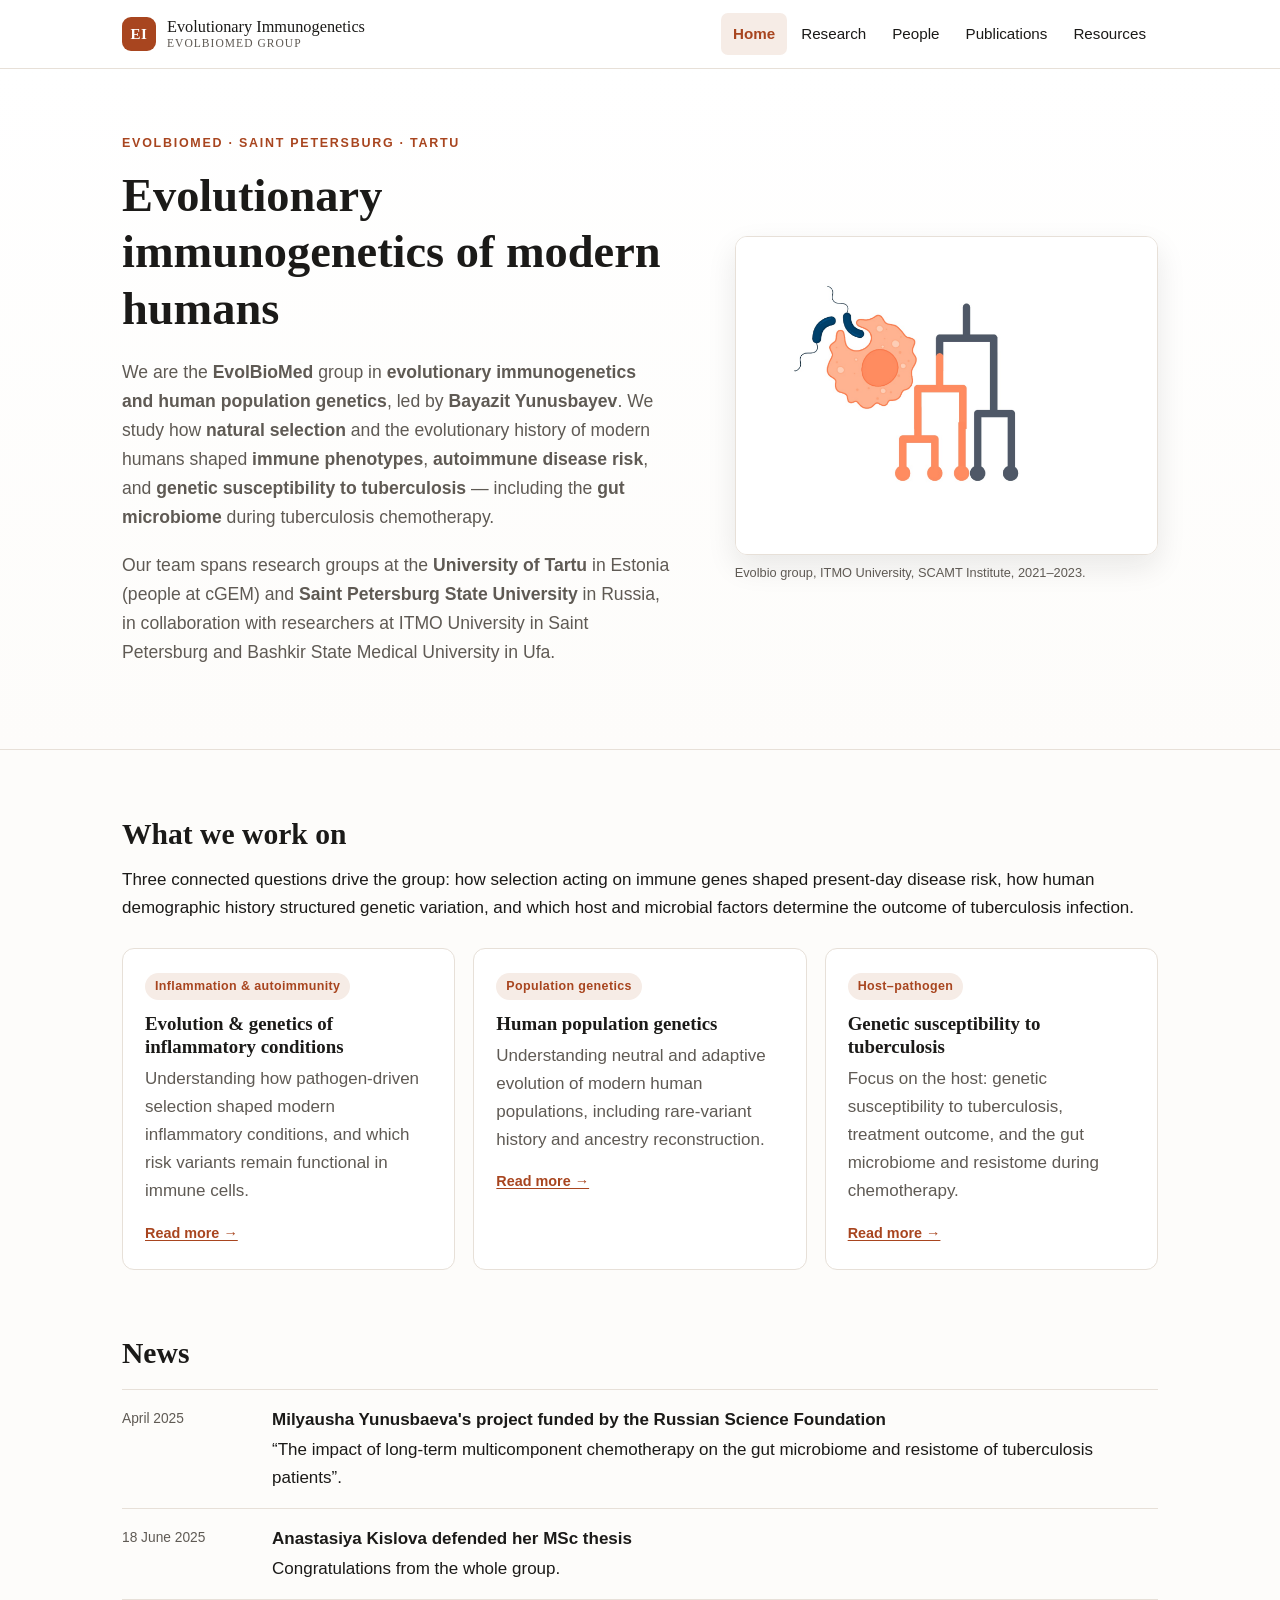
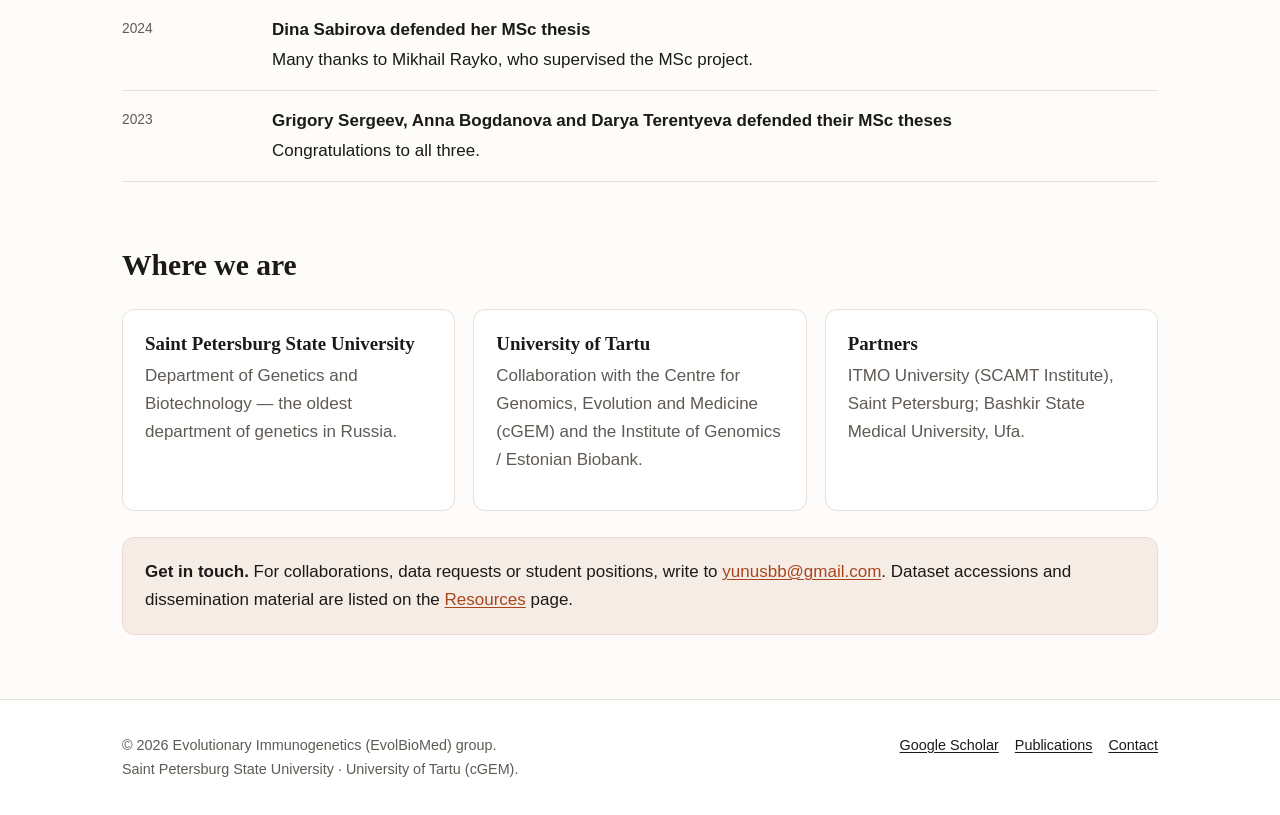
<file: index.html>
<!DOCTYPE html>
<html lang="en">
<head>
<meta charset="utf-8">
<meta name="viewport" content="width=device-width, initial-scale=1">
<meta name="yandex-verification" content="7fbeff3733f0928e" />
<title>Evolutionary Immunogenetics — EvolBioMed group</title>
<meta name="description" content="Group of Bayazit Yunusbayev studying how human evolutionary history and pathogen-driven selection shaped immune phenotypes, autoimmunity and tuberculosis susceptibility.">
<link rel="canonical" href="https://evobiomed.org/">
<meta name="robots" content="index,follow,max-image-preview:large">
<meta property="og:type" content="website">
<meta property="og:site_name" content="Evolutionary Immunogenetics — EvolBioMed">
<meta property="og:title" content="Evolutionary Immunogenetics — EvolBioMed group">
<meta property="og:description" content="How human evolutionary history and pathogen-driven selection shaped immune phenotypes, autoimmune disease and tuberculosis susceptibility.">
<meta property="og:url" content="https://evobiomed.org/">
<meta property="og:image" content="https://evobiomed.org/assets/img/og.jpg">
<meta name="twitter:card" content="summary_large_image">
<link rel="icon" href="assets/favicon.svg" type="image/svg+xml">
<link rel="stylesheet" href="assets/style.css">
<script type="application/ld+json">
{
  "@context": "https://schema.org",
  "@type": "ResearchOrganization",
  "name": "Evolutionary Immunogenetics — EvolBioMed group",
  "alternateName": ["EvolBioMed", "Evolbio group", "Yunusbayev lab"],
  "url": "https://evobiomed.org/",
  "logo": "https://evobiomed.org/assets/img/hero.jpg",
  "description": "Research group studying the evolutionary genetics of the human immune system: how pathogen-driven natural selection shaped immune phenotypes, autoimmune conditions, tuberculosis susceptibility and the gut microbiome.",
  "foundingDate": "2019",
  "email": "yunusbb@gmail.com",
  "location": [
    {"@type":"Place","name":"Department of Genetics and Biotechnology, Saint Petersburg State University","address":{"@type":"PostalAddress","addressLocality":"Saint Petersburg","addressCountry":"RU"}},
    {"@type":"Place","name":"Institute of Genomics, University of Tartu (cGEM)","address":{"@type":"PostalAddress","addressLocality":"Tartu","addressCountry":"EE"}}
  ],
  "founder": {
    "@type": "Person",
    "name": "Bayazit Yunusbayev",
    "jobTitle": "Principal Investigator",
    "url": "https://evobiomed.org/people.html",
    "sameAs": "https://scholar.google.com/citations?user=bPSczQ8AAAAJ"
  },
  "knowsAbout": ["evolutionary immunogenetics","human population genetics","autoimmunity genetics","tuberculosis susceptibility","gut microbiome","natural selection"],
  "sameAs": [
    "https://sites.google.com/view/evobiomed/home",
    "https://scholar.google.com/citations?user=bPSczQ8AAAAJ"
  ]
}
</script>
</head>
<body>
<a class="skip" href="#main">Skip to main content</a>

<header class="site-head">
  <div class="wrap">
    <a class="brand" href="index.html">
      <span class="brand-mark" aria-hidden="true">EI</span>
      <span class="brand-name">Evolutionary Immunogenetics<small>EvolBioMed group</small></span>
    </a>
    <nav class="main" aria-label="Main">
      <ul>
        <li><a href="index.html" aria-current="page">Home</a></li>
        <li><a href="research.html">Research</a></li>
        <li><a href="people.html">People</a></li>
        <li><a href="publications.html">Publications</a></li>
        <li><a href="resources.html">Resources</a></li>
      </ul>
    </nav>
  </div>
</header>

<main id="main">

  <section class="hero">
    <div class="wrap">
      <div>
        <p class="eyebrow">EvolBioMed · Saint Petersburg · Tartu</p>
        <h1>Evolutionary immunogenetics of modern humans</h1>
        <p class="lede">We are the <strong>EvolBioMed</strong> group in <strong>evolutionary immunogenetics and human population genetics</strong>, led by <strong>Bayazit Yunusbayev</strong>. We study how <strong>natural selection</strong> and the evolutionary history of modern humans shaped <strong>immune phenotypes</strong>, <strong>autoimmune disease risk</strong>, and <strong>genetic susceptibility to tuberculosis</strong> — including the <strong>gut microbiome</strong> during tuberculosis chemotherapy.</p>
        <p class="lede">Our team spans research groups at the <strong>University of Tartu</strong> in Estonia (people at cGEM) and <strong>Saint Petersburg State University</strong> in Russia, in collaboration with researchers at ITMO University in Saint Petersburg and Bashkir State Medical University in Ufa.</p>
      </div>
      <figure class="hero-figure">
        <img src="assets/img/hero.jpg" width="1600" height="1202" alt="Illustration of the EvolBioMed research theme: evolutionary biomedicine of human populations">
        <figcaption>Evolbio group, ITMO University, SCAMT Institute, 2021–2023.</figcaption>
      </figure>
    </div>
  </section>

  <div class="wrap">

    <h2>What we work on</h2>
    <p>Three connected questions drive the group: how selection acting on immune genes shaped present-day disease risk, how human demographic history structured genetic variation, and which host and microbial factors determine the outcome of tuberculosis infection.</p>

    <div class="cards">
      <article class="card">
        <span class="pill">Inflammation &amp; autoimmunity</span>
        <h3>Evolution &amp; genetics of inflammatory conditions</h3>
        <p>Understanding how pathogen-driven selection shaped modern inflammatory conditions, and which risk variants remain functional in immune cells.</p>
        <a class="more" href="research.html#inflammatory">Read more →</a>
      </article>
      <article class="card">
        <span class="pill">Population genetics</span>
        <h3>Human population genetics</h3>
        <p>Understanding neutral and adaptive evolution of modern human populations, including rare-variant history and ancestry reconstruction.</p>
        <a class="more" href="research.html#popgen">Read more →</a>
      </article>
      <article class="card">
        <span class="pill">Host–pathogen</span>
        <h3>Genetic susceptibility to tuberculosis</h3>
        <p>Focus on the host: genetic susceptibility to tuberculosis, treatment outcome, and the gut microbiome and resistome during chemotherapy.</p>
        <a class="more" href="research.html#tb">Read more →</a>
      </article>
    </div>

    <h2>News</h2>
    <ul class="news">
      <li>
        <time datetime="2025-04">April 2025</time>
        <div><strong>Milyausha Yunusbaeva's project funded by the Russian Science Foundation</strong>
        “The impact of long-term multicomponent chemotherapy on the gut microbiome and resistome of tuberculosis patients”.</div>
      </li>
      <li>
        <time datetime="2025-06-18">18 June 2025</time>
        <div><strong>Anastasiya Kislova defended her MSc thesis</strong>
        Congratulations from the whole group.</div>
      </li>
      <li>
        <time datetime="2024">2024</time>
        <div><strong>Dina Sabirova defended her MSc thesis</strong>
        Many thanks to Mikhail Rayko, who supervised the MSc project.</div>
      </li>
      <li>
        <time datetime="2023">2023</time>
        <div><strong>Grigory Sergeev, Anna Bogdanova and Darya Terentyeva defended their MSc theses</strong>
        Congratulations to all three.</div>
      </li>
    </ul>

    <h2>Where we are</h2>
    <div class="cards">
      <article class="card">
        <h3>Saint Petersburg State University</h3>
        <p>Department of Genetics and Biotechnology — the oldest department of genetics in Russia.</p>
      </article>
      <article class="card">
        <h3>University of Tartu</h3>
        <p>Collaboration with the Centre for Genomics, Evolution and Medicine (cGEM) and the Institute of Genomics / Estonian Biobank.</p>
      </article>
      <article class="card">
        <h3>Partners</h3>
        <p>ITMO University (SCAMT Institute), Saint Petersburg; Bashkir State Medical University, Ufa.</p>
      </article>
    </div>

    <div class="callout">
      <p><strong>Get in touch.</strong> For collaborations, data requests or student positions, write to <a href="mailto:yunusbb@gmail.com">yunusbb@gmail.com</a>. Dataset accessions and dissemination material are listed on the <a href="resources.html">Resources</a> page.</p>
    </div>

  </div>
</main>

<footer class="site-foot">
  <div class="wrap">
    <p>© 2026 Evolutionary Immunogenetics (EvolBioMed) group.<br>Saint Petersburg State University · University of Tartu (cGEM).</p>
    <div class="foot-links">
      <a href="https://scholar.google.com/citations?user=bPSczQ8AAAAJ">Google Scholar</a>
      <a href="publications.html">Publications</a>
      <a href="mailto:yunusbb@gmail.com">Contact</a>
    </div>
  </div>
</footer>
</body>
</html>
</file>
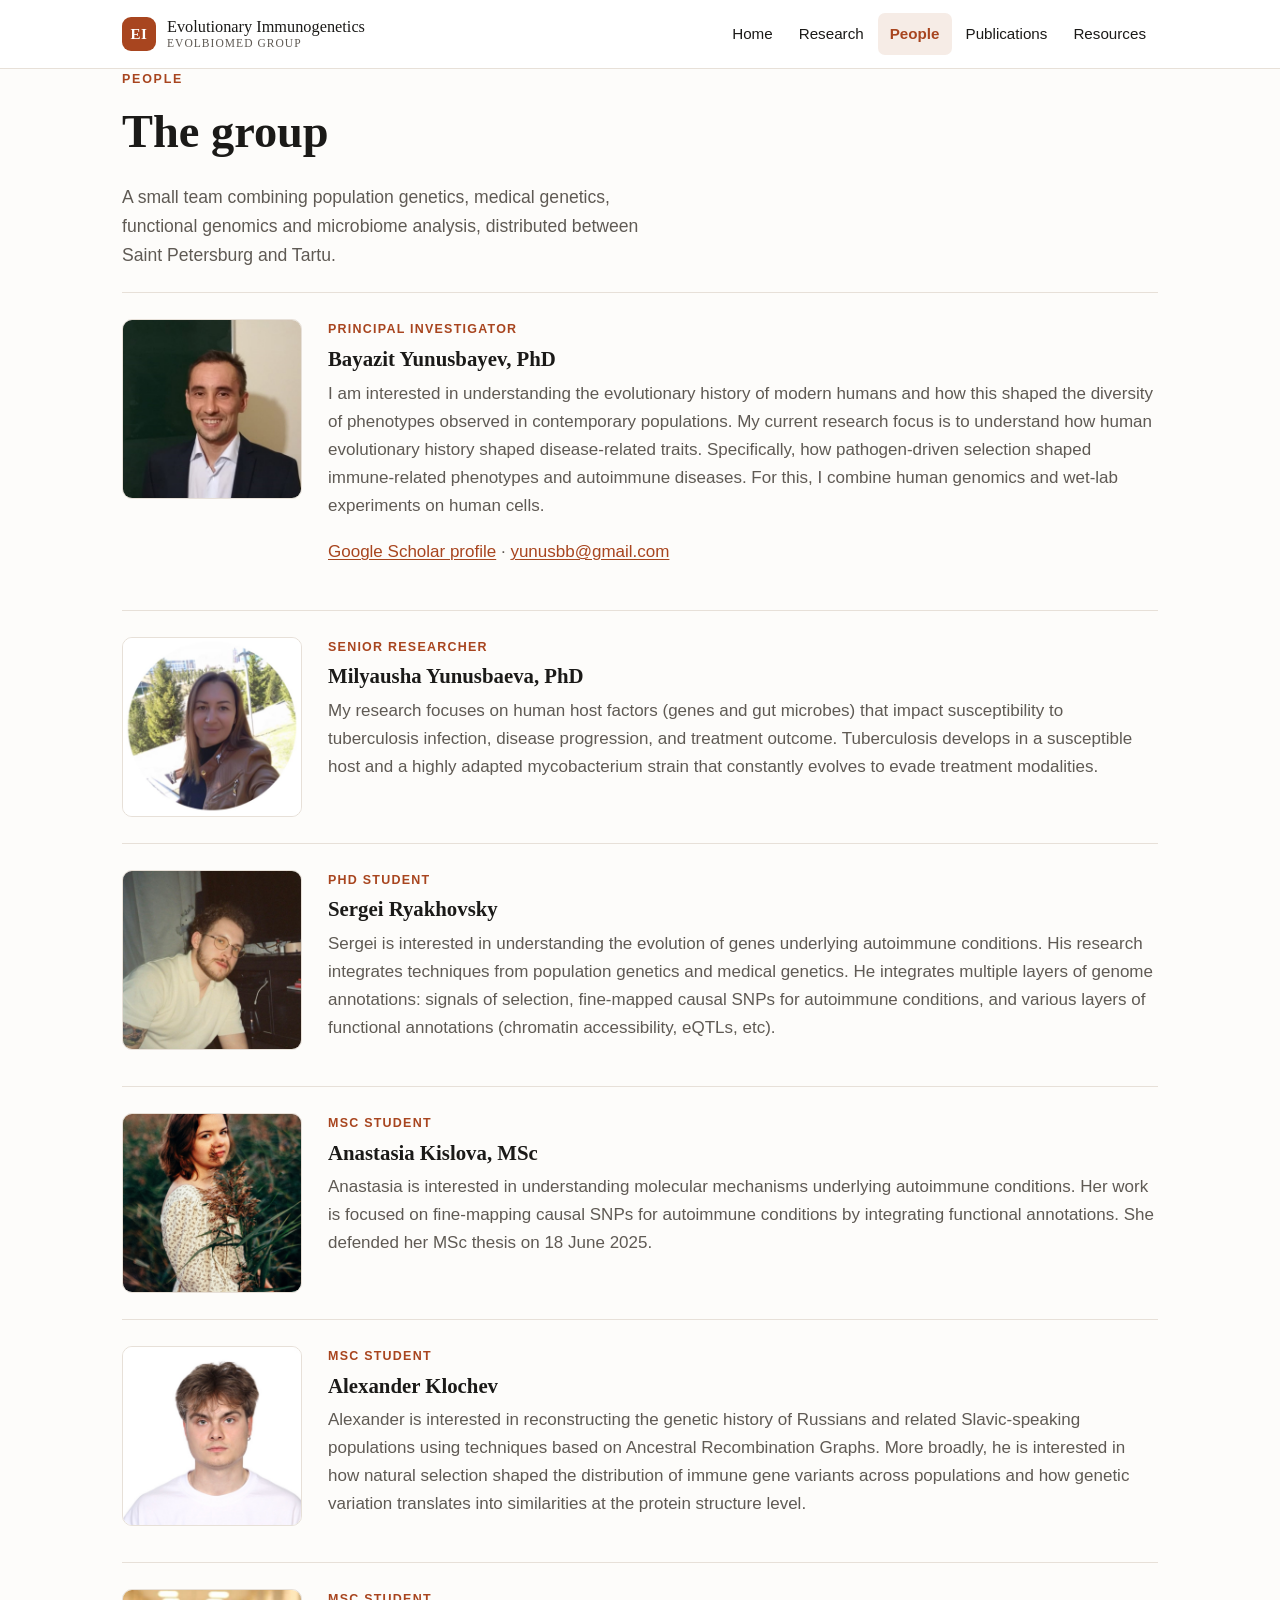
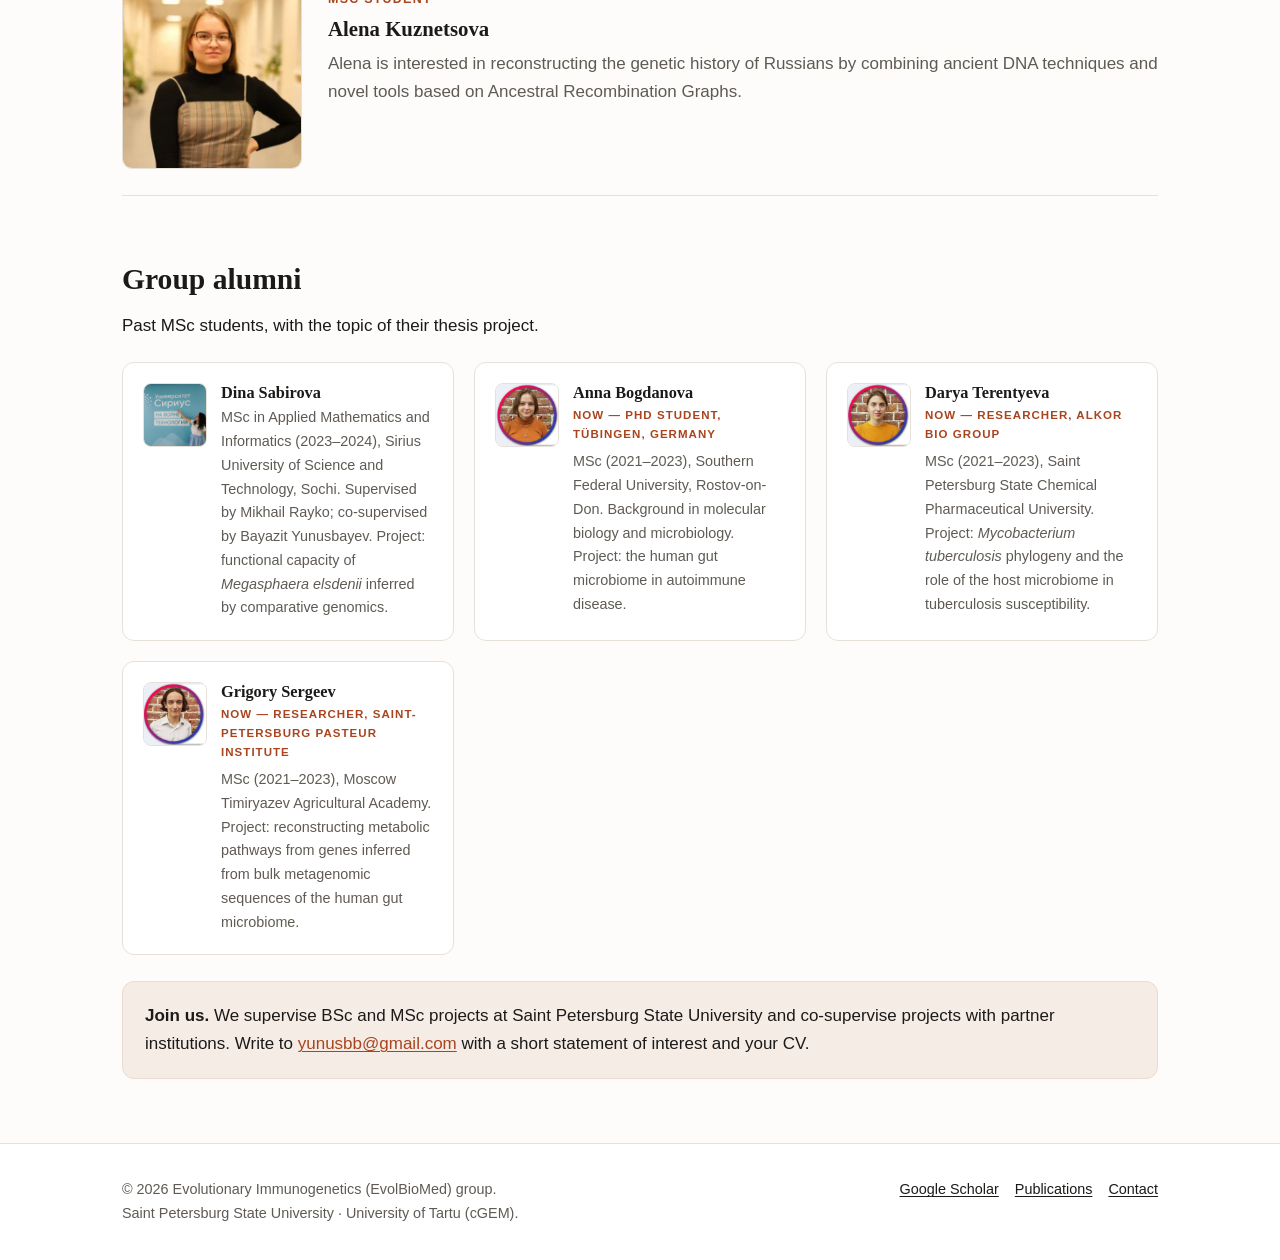
<file: people.html>
<!DOCTYPE html>
<html lang="en">
<head>
<meta charset="utf-8">
<meta name="viewport" content="width=device-width, initial-scale=1">
<title>People — EvolBioMed group (Yunusbayev lab), St Petersburg &amp; Tartu</title>
<meta name="description" content="Members of the Evolutionary Immunogenetics group led by Bayazit Yunusbayev — PI, researchers and MSc students in St Petersburg and Tartu, plus alumni.">
<link rel="canonical" href="https://evobiomed.org/people.html">
<meta name="robots" content="index,follow,max-image-preview:large">
<meta property="og:type" content="article">
<meta property="og:title" content="People — EvolBioMed group">
<meta property="og:description" content="Members and alumni of the evolutionary immunogenetics group led by Bayazit Yunusbayev.">
<meta property="og:url" content="https://evobiomed.org/people.html">
<meta property="og:image" content="https://evobiomed.org/assets/img/og.jpg">
<link rel="icon" href="assets/favicon.svg" type="image/svg+xml">
<link rel="stylesheet" href="assets/style.css">
<script type="application/ld+json">
{
  "@context":"https://schema.org",
  "@type":"ItemList",
  "name":"Members of the Evolutionary Immunogenetics (EvolBioMed) group",
  "url":"https://evobiomed.org/people.html",
  "itemListElement":[
    {"@type":"ListItem","position":1,"item":{"@type":"Person","name":"Bayazit Yunusbayev","jobTitle":"Principal Investigator","url":"https://evobiomed.org/people.html#bayazit","sameAs":"https://scholar.google.com/citations?user=bPSczQ8AAAAJ"}},
    {"@type":"ListItem","position":2,"item":{"@type":"Person","name":"Milyausha Yunusbaeva","jobTitle":"Senior researcher"}},
    {"@type":"ListItem","position":3,"item":{"@type":"Person","name":"Sergei Ryakhovsky","jobTitle":"PhD student"}},
    {"@type":"ListItem","position":4,"item":{"@type":"Person","name":"Anastasia Kislova","jobTitle":"MSc student"}},
    {"@type":"ListItem","position":5,"item":{"@type":"Person","name":"Alexander Klochev","jobTitle":"MSc student"}},
    {"@type":"ListItem","position":6,"item":{"@type":"Person","name":"Alena Kuznetsova","jobTitle":"MSc student"}}
  ]
}
</script>
</head>
<body>
<a class="skip" href="#main">Skip to main content</a>

<header class="site-head">
  <div class="wrap">
    <a class="brand" href="index.html">
      <span class="brand-mark" aria-hidden="true">EI</span>
      <span class="brand-name">Evolutionary Immunogenetics<small>EvolBioMed group</small></span>
    </a>
    <nav class="main" aria-label="Main">
      <ul>
        <li><a href="index.html">Home</a></li>
        <li><a href="research.html">Research</a></li>
        <li><a href="people.html" aria-current="page">People</a></li>
        <li><a href="publications.html">Publications</a></li>
        <li><a href="resources.html">Resources</a></li>
      </ul>
    </nav>
  </div>
</header>

<main id="main">
  <div class="wrap">
    <p class="eyebrow">People</p>
    <h1>The group</h1>
    <p class="lede">A small team combining population genetics, medical genetics, functional genomics and microbiome analysis, distributed between Saint Petersburg and Tartu.</p>

    <article class="person" id="bayazit">
      <img src="assets/img/bayazit.jpg" width="760" height="760" alt="Portrait of Bayazit Yunusbayev">
      <div>
        <p class="role">Principal Investigator</p>
        <h3>Bayazit Yunusbayev, PhD</h3>
        <p>I am interested in understanding the evolutionary history of modern humans and how this shaped the diversity of phenotypes observed in contemporary populations. My current research focus is to understand how human evolutionary history shaped disease-related traits. Specifically, how pathogen-driven selection shaped immune-related phenotypes and autoimmune diseases. For this, I combine human genomics and wet-lab experiments on human cells.</p>
        <p><a href="https://scholar.google.com/citations?user=bPSczQ8AAAAJ">Google Scholar profile</a> · <a href="mailto:yunusbb@gmail.com">yunusbb@gmail.com</a></p>
      </div>
    </article>

    <article class="person" id="milyausha">
      <img src="assets/img/milyausha.jpg" width="756" height="760" alt="Portrait of Milyausha Yunusbaeva">
      <div>
        <p class="role">Senior researcher</p>
        <h3>Milyausha Yunusbaeva, PhD</h3>
        <p>My research focuses on human host factors (genes and gut microbes) that impact susceptibility to tuberculosis infection, disease progression, and treatment outcome. Tuberculosis develops in a susceptible host and a highly adapted mycobacterium strain that constantly evolves to evade treatment modalities.</p>
      </div>
    </article>

    <article class="person" id="sergei">
      <img src="assets/img/sergei.jpg" width="760" height="760" alt="Portrait of Sergei Ryakhovsky">
      <div>
        <p class="role">PhD student</p>
        <h3>Sergei Ryakhovsky</h3>
        <p>Sergei is interested in understanding the evolution of genes underlying autoimmune conditions. His research integrates techniques from population genetics and medical genetics. He integrates multiple layers of genome annotations: signals of selection, fine-mapped causal SNPs for autoimmune conditions, and various layers of functional annotations (chromatin accessibility, eQTLs, etc).</p>
      </div>
    </article>

    <article class="person" id="anastasia">
      <img src="assets/img/anastasia.jpg" width="760" height="760" alt="Portrait of Anastasia Kislova">
      <div>
        <p class="role">MSc student</p>
        <h3>Anastasia Kislova, MSc</h3>
        <p>Anastasia is interested in understanding molecular mechanisms underlying autoimmune conditions. Her work is focused on fine-mapping causal SNPs for autoimmune conditions by integrating functional annotations. She defended her MSc thesis on 18 June 2025.</p>
      </div>
    </article>

    <article class="person" id="alexander">
      <img src="assets/img/alexander.jpg" width="760" height="760" alt="Portrait of Alexander Klochev">
      <div>
        <p class="role">MSc student</p>
        <h3>Alexander Klochev</h3>
        <p>Alexander is interested in reconstructing the genetic history of Russians and related Slavic-speaking populations using techniques based on Ancestral Recombination Graphs. More broadly, he is interested in how natural selection shaped the distribution of immune gene variants across populations and how genetic variation translates into similarities at the protein structure level.</p>
      </div>
    </article>

    <article class="person" id="alena">
      <img src="assets/img/alena.jpg" width="760" height="760" alt="Portrait of Alena Kuznetsova">
      <div>
        <p class="role">MSc student</p>
        <h3>Alena Kuznetsova</h3>
        <p>Alena is interested in reconstructing the genetic history of Russians by combining ancient DNA techniques and novel tools based on Ancestral Recombination Graphs.</p>
      </div>
    </article>

    <h2>Group alumni</h2>
    <p>Past MSc students, with the topic of their thesis project.</p>

    <div class="alumni">
      <article class="alum">
        <img src="assets/img/dina.jpg" width="760" height="570" alt="Portrait of Dina Sabirova">
        <div>
          <h4>Dina Sabirova</h4>
          <p>MSc in Applied Mathematics and Informatics (2023–2024), Sirius University of Science and Technology, Sochi. Supervised by Mikhail Rayko; co-supervised by Bayazit Yunusbayev. Project: functional capacity of <em>Megasphaera elsdenii</em> inferred by comparative genomics.</p>
        </div>
      </article>
      <article class="alum">
        <img src="assets/img/anna.jpg" width="760" height="711" alt="Portrait of Anna Bogdanova">
        <div>
          <h4>Anna Bogdanova</h4>
          <p class="role">Now — PhD student, Tübingen, Germany</p>
          <p>MSc (2021–2023), Southern Federal University, Rostov-on-Don. Background in molecular biology and microbiology. Project: the human gut microbiome in autoimmune disease.</p>
        </div>
      </article>
      <article class="alum">
        <img src="assets/img/darya.jpg" width="760" height="711" alt="Portrait of Darya Terentyeva">
        <div>
          <h4>Darya Terentyeva</h4>
          <p class="role">Now — Researcher, Alkor Bio Group</p>
          <p>MSc (2021–2023), Saint Petersburg State Chemical Pharmaceutical University. Project: <em>Mycobacterium tuberculosis</em> phylogeny and the role of the host microbiome in tuberculosis susceptibility.</p>
        </div>
      </article>
      <article class="alum">
        <img src="assets/img/grigory.jpg" width="760" height="711" alt="Portrait of Grigory Sergeev">
        <div>
          <h4>Grigory Sergeev</h4>
          <p class="role">Now — Researcher, Saint-Petersburg Pasteur Institute</p>
          <p>MSc (2021–2023), Moscow Timiryazev Agricultural Academy. Project: reconstructing metabolic pathways from genes inferred from bulk metagenomic sequences of the human gut microbiome.</p>
        </div>
      </article>
    </div>

    <div class="callout">
      <p><strong>Join us.</strong> We supervise BSc and MSc projects at Saint Petersburg State University and co-supervise projects with partner institutions. Write to <a href="mailto:yunusbb@gmail.com">yunusbb@gmail.com</a> with a short statement of interest and your CV.</p>
    </div>
  </div>
</main>

<footer class="site-foot">
  <div class="wrap">
    <p>© 2026 Evolutionary Immunogenetics (EvolBioMed) group.<br>Saint Petersburg State University · University of Tartu (cGEM).</p>
    <div class="foot-links">
      <a href="https://scholar.google.com/citations?user=bPSczQ8AAAAJ">Google Scholar</a>
      <a href="publications.html">Publications</a>
      <a href="mailto:yunusbb@gmail.com">Contact</a>
    </div>
  </div>
</footer>
</body>
</html>
</file>
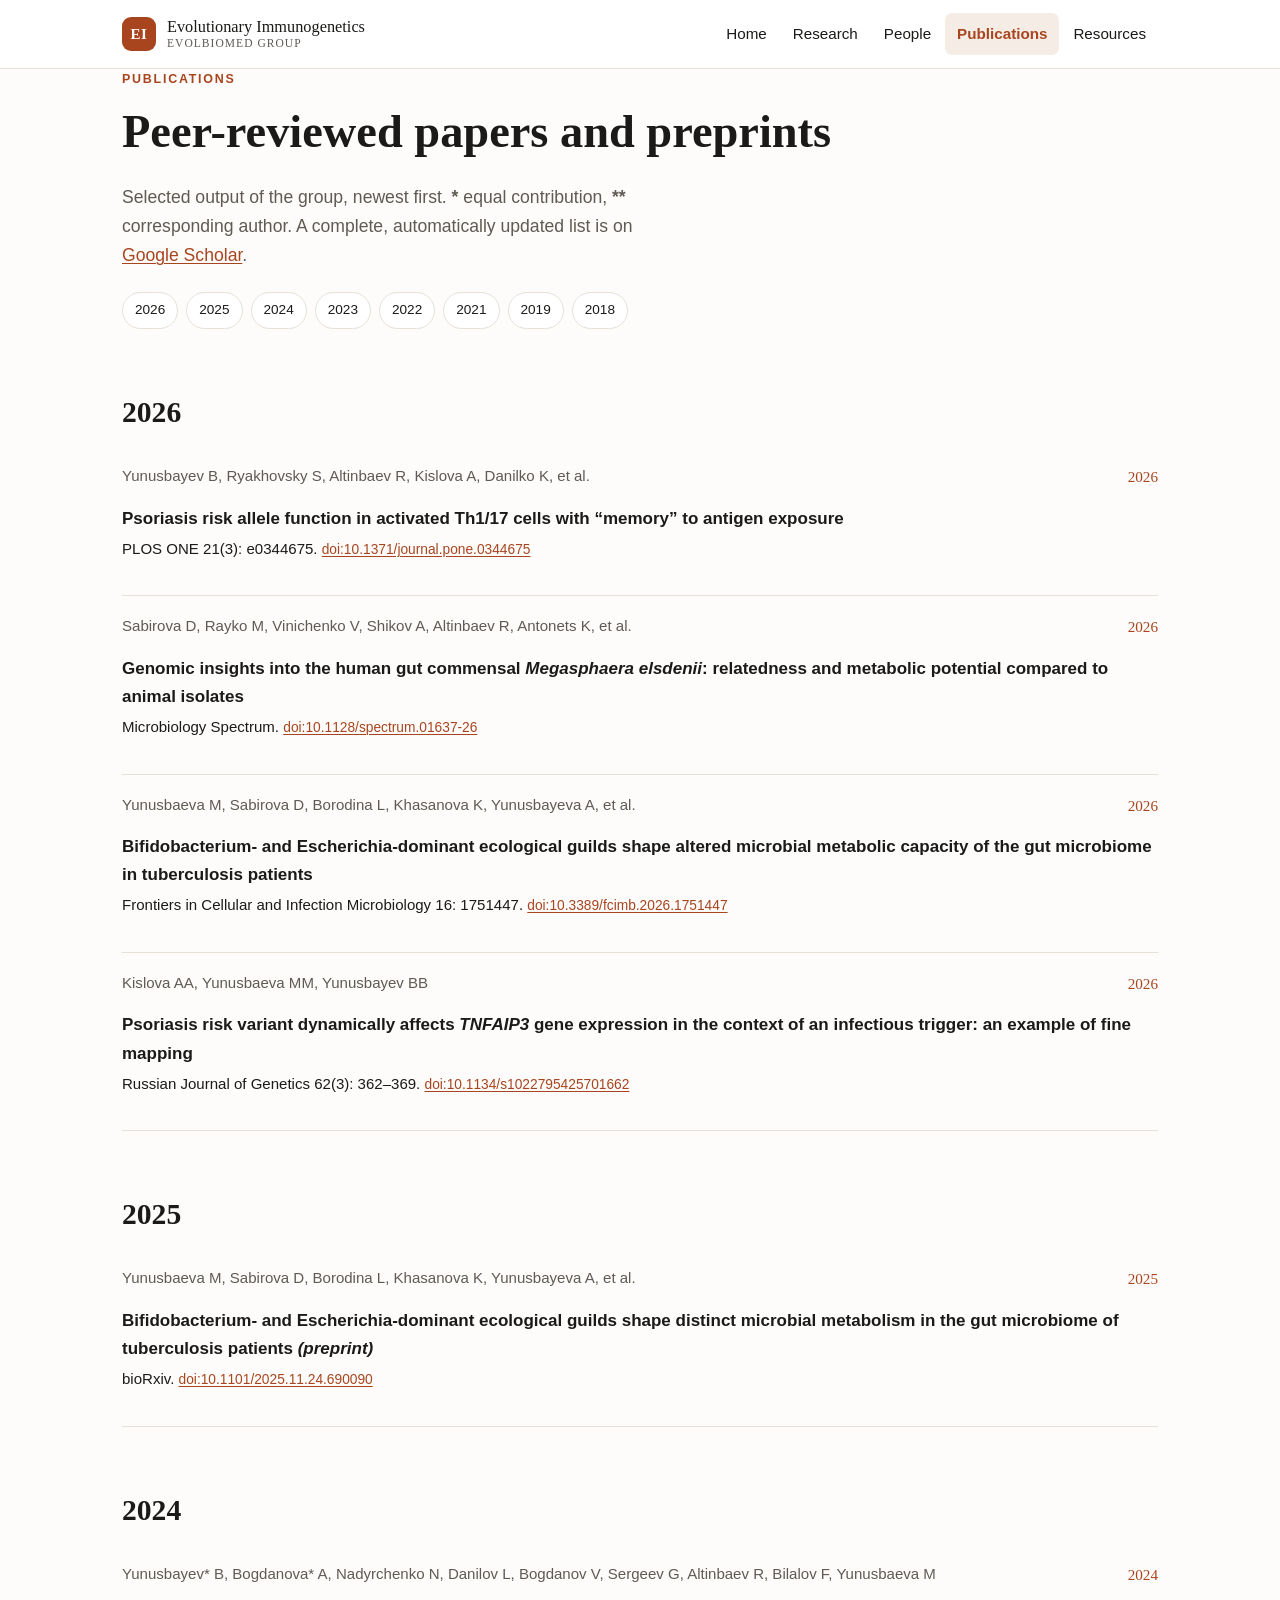
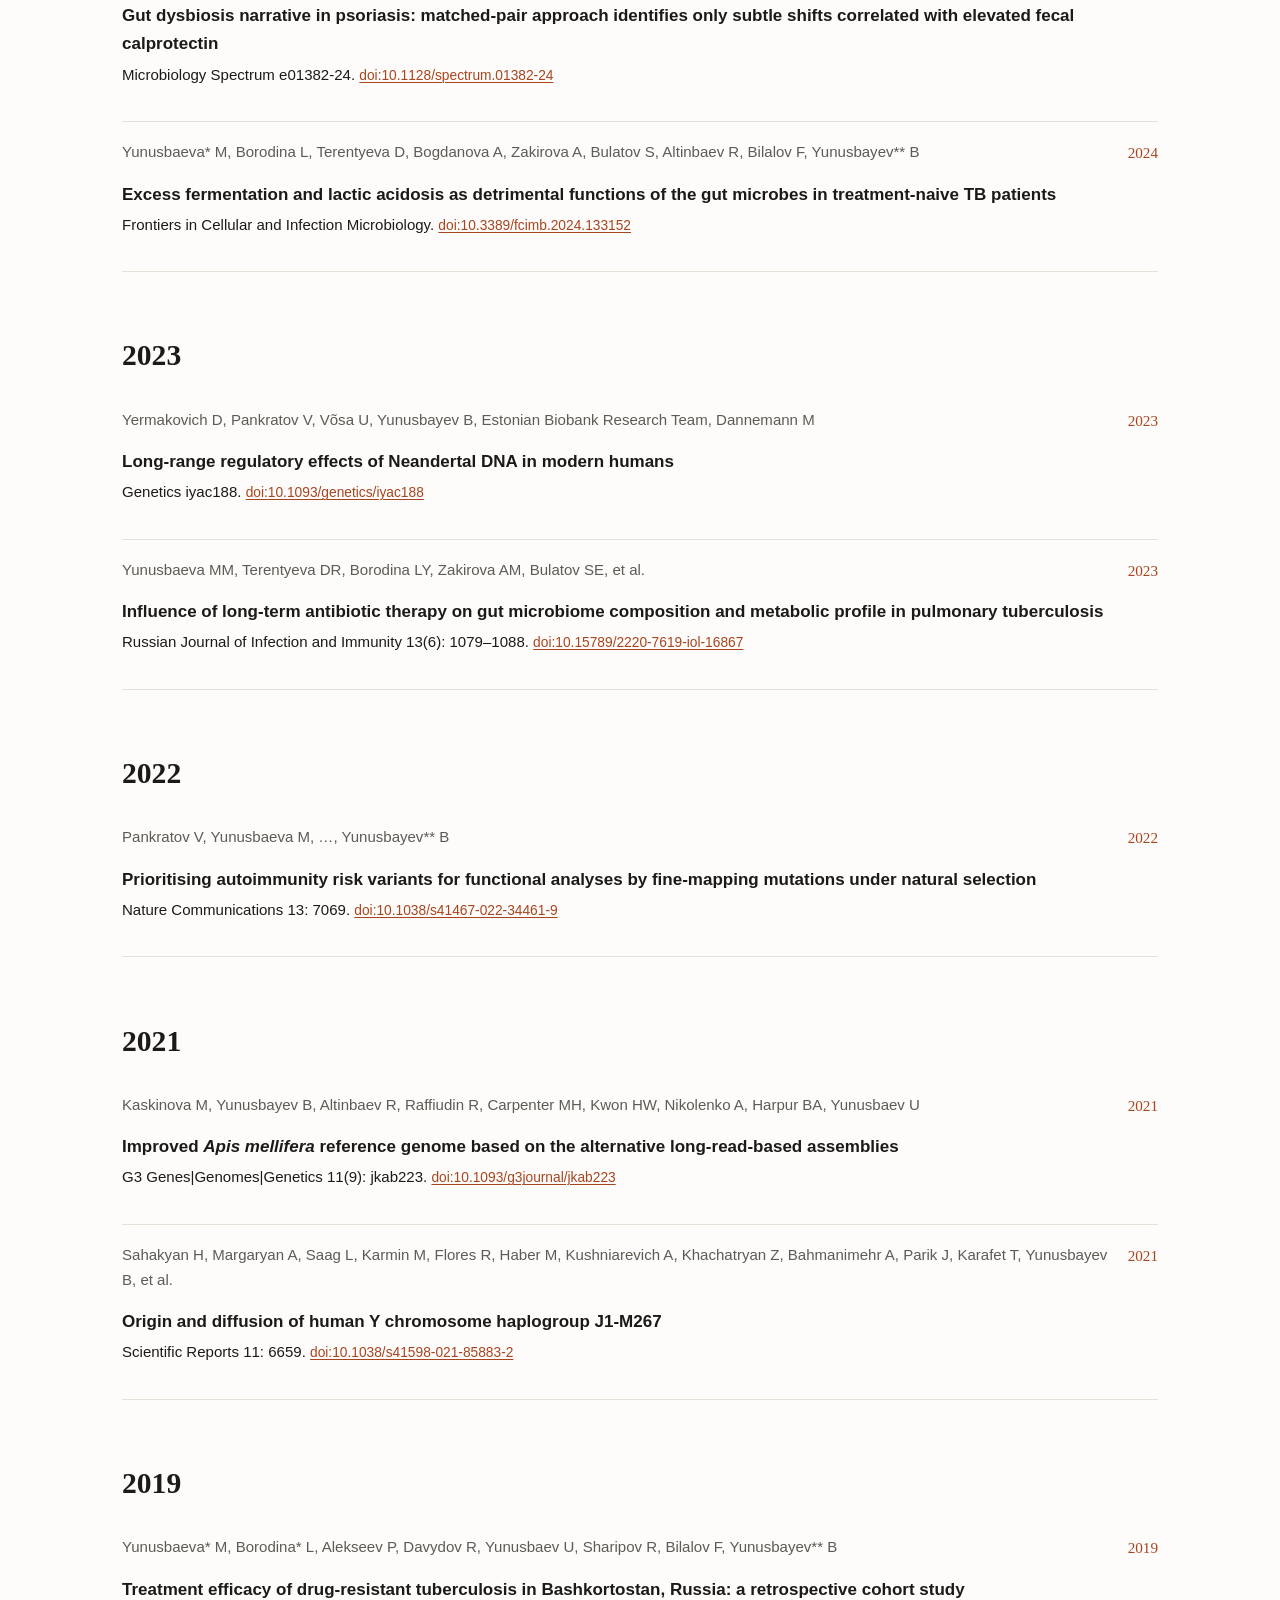
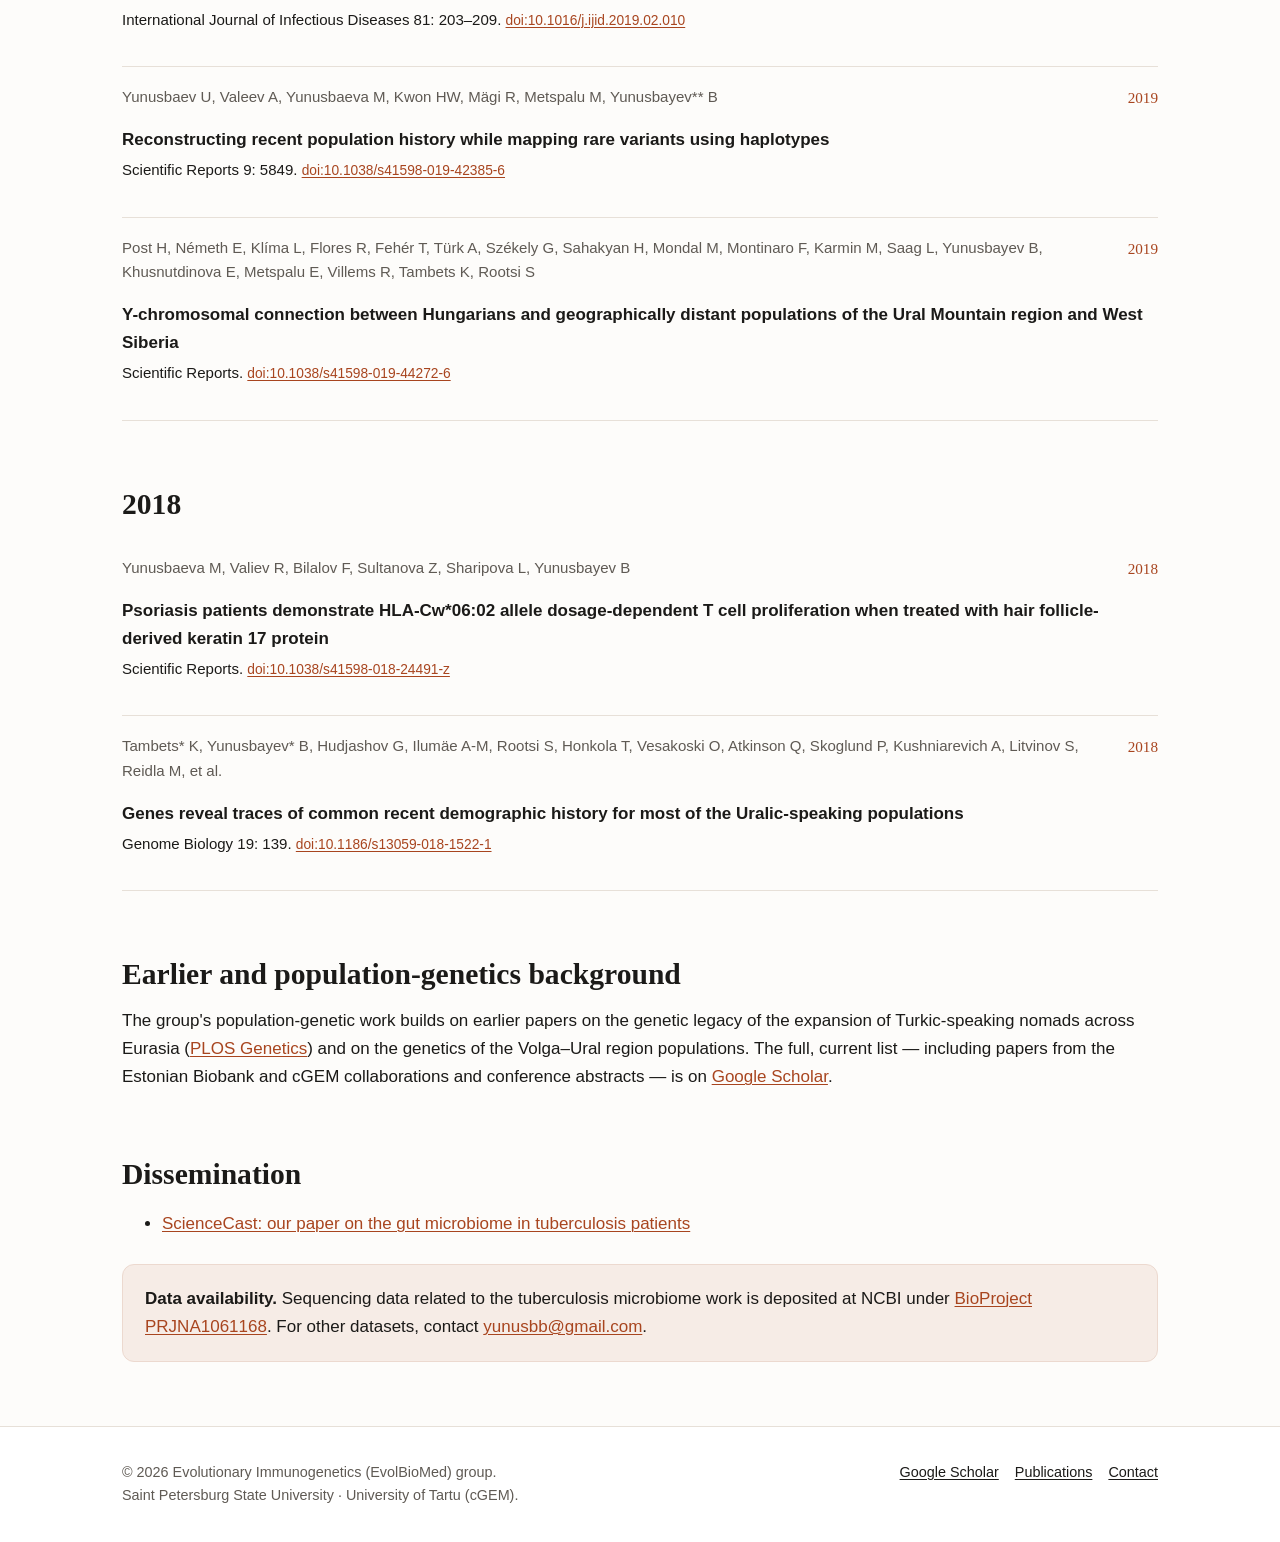
<file: publications.html>
<!DOCTYPE html>
<html lang="en">
<head>
<meta charset="utf-8">
<meta name="viewport" content="width=device-width, initial-scale=1">
<title>Publications — EvolBioMed group (Yunusbayev lab)</title>
<meta name="description" content="Peer-reviewed papers on psoriasis and autoimmunity risk variants, natural selection, tuberculosis and the gut microbiome, and human population history.">
<link rel="canonical" href="https://evobiomed.org/publications.html">
<meta name="robots" content="index,follow,max-image-preview:large">
<meta property="og:type" content="article">
<meta property="og:title" content="Publications — EvolBioMed group">
<meta property="og:description" content="Peer-reviewed papers on evolutionary immunogenetics, autoimmunity, tuberculosis and human population genetics.">
<meta property="og:url" content="https://evobiomed.org/publications.html">
<meta property="og:image" content="https://evobiomed.org/assets/img/og.jpg">
<link rel="icon" href="assets/favicon.svg" type="image/svg+xml">
<link rel="stylesheet" href="assets/style.css">
<script type="application/ld+json">
{
  "@context":"https://schema.org",
  "@type":"CollectionPage",
  "name":"Publications — Evolutionary Immunogenetics group",
  "url":"https://evobiomed.org/publications.html",
  "mainEntity":{
    "@type":"ItemList",
    "numberOfItems":17,
    "itemListElement":[
      {"@type":"ListItem","position":1,"item":{"@type":"ScholarlyArticle","name":"Psoriasis risk allele function in activated Th1/17 cells with “memory” to antigen exposure","datePublished":"2026","isPartOf":{"@type":"Periodical","name":"PLOS ONE"},"identifier":{"@type":"PropertyValue","propertyID":"DOI","value":"10.1371/journal.pone.0344675"},"url":"https://doi.org/10.1371/journal.pone.0344675"}},
      {"@type":"ListItem","position":2,"item":{"@type":"ScholarlyArticle","name":"Gut dysbiosis narrative in psoriasis: matched-pair approach identifies only subtle shifts correlated with elevated fecal calprotectin","datePublished":"2024","isPartOf":{"@type":"Periodical","name":"Microbiology Spectrum"},"identifier":{"@type":"PropertyValue","propertyID":"DOI","value":"10.1128/spectrum.01382-24"},"url":"https://doi.org/10.1128/spectrum.01382-24"}},
      {"@type":"ListItem","position":3,"item":{"@type":"ScholarlyArticle","name":"Excess fermentation and lactic acidosis as detrimental functions of the gut microbes in treatment-naive TB patients","datePublished":"2024","isPartOf":{"@type":"Periodical","name":"Frontiers in Cellular and Infection Microbiology"},"identifier":{"@type":"PropertyValue","propertyID":"DOI","value":"10.3389/fcimb.2024.133152"},"url":"https://doi.org/10.3389/fcimb.2024.133152"}},
      {"@type":"ListItem","position":4,"item":{"@type":"ScholarlyArticle","name":"Long-range regulatory effects of Neandertal DNA in modern humans","datePublished":"2023","isPartOf":{"@type":"Periodical","name":"Genetics"},"identifier":{"@type":"PropertyValue","propertyID":"DOI","value":"10.1093/genetics/iyac188"},"url":"https://doi.org/10.1093/genetics/iyac188"}},
      {"@type":"ListItem","position":5,"item":{"@type":"ScholarlyArticle","name":"Prioritising autoimmunity risk variants for functional analyses by fine-mapping mutations under natural selection","datePublished":"2022","isPartOf":{"@type":"Periodical","name":"Nature Communications"},"identifier":{"@type":"PropertyValue","propertyID":"DOI","value":"10.1038/s41467-022-34461-9"},"url":"https://doi.org/10.1038/s41467-022-34461-9"}},
      {"@type":"ListItem","position":6,"item":{"@type":"ScholarlyArticle","name":"Improved Apis mellifera reference genome based on the alternative long-read-based assemblies","datePublished":"2021","isPartOf":{"@type":"Periodical","name":"G3 Genes|Genomes|Genetics"},"identifier":{"@type":"PropertyValue","propertyID":"DOI","value":"10.1093/g3journal/jkab223"},"url":"https://doi.org/10.1093/g3journal/jkab223"}},
      {"@type":"ListItem","position":7,"item":{"@type":"ScholarlyArticle","name":"Origin and diffusion of human Y chromosome haplogroup J1-M267","datePublished":"2021","isPartOf":{"@type":"Periodical","name":"Scientific Reports"},"identifier":{"@type":"PropertyValue","propertyID":"DOI","value":"10.1038/s41598-021-85883-2"},"url":"https://doi.org/10.1038/s41598-021-85883-2"}},
      {"@type":"ListItem","position":8,"item":{"@type":"ScholarlyArticle","name":"Treatment efficacy of drug-resistant tuberculosis in Bashkortostan, Russia: a retrospective cohort study","datePublished":"2019","isPartOf":{"@type":"Periodical","name":"International Journal of Infectious Diseases"},"identifier":{"@type":"PropertyValue","propertyID":"DOI","value":"10.1016/j.ijid.2019.02.010"},"url":"https://doi.org/10.1016/j.ijid.2019.02.010"}},
      {"@type":"ListItem","position":9,"item":{"@type":"ScholarlyArticle","name":"Reconstructing recent population history while mapping rare variants using haplotypes","datePublished":"2019","isPartOf":{"@type":"Periodical","name":"Scientific Reports"},"identifier":{"@type":"PropertyValue","propertyID":"DOI","value":"10.1038/s41598-019-42385-6"},"url":"https://doi.org/10.1038/s41598-019-42385-6"}},
      {"@type":"ListItem","position":10,"item":{"@type":"ScholarlyArticle","name":"Y-chromosomal connection between Hungarians and geographically distant populations of the Ural Mountain region and West Siberia","datePublished":"2019","isPartOf":{"@type":"Periodical","name":"Scientific Reports"},"identifier":{"@type":"PropertyValue","propertyID":"DOI","value":"10.1038/s41598-019-44272-6"},"url":"https://doi.org/10.1038/s41598-019-44272-6"}},
      {"@type":"ListItem","position":11,"item":{"@type":"ScholarlyArticle","name":"Psoriasis patients demonstrate HLA-Cw*06:02 allele dosage-dependent T cell proliferation when treated with hair follicle-derived keratin 17 protein","datePublished":"2018","isPartOf":{"@type":"Periodical","name":"Scientific Reports"},"identifier":{"@type":"PropertyValue","propertyID":"DOI","value":"10.1038/s41598-018-24491-z"},"url":"https://doi.org/10.1038/s41598-018-24491-z"}},
      {"@type":"ListItem","position":12,"item":{"@type":"ScholarlyArticle","name":"Genes reveal traces of common recent demographic history for most of the Uralic-speaking populations","datePublished":"2018","isPartOf":{"@type":"Periodical","name":"Genome Biology"},"identifier":{"@type":"PropertyValue","propertyID":"DOI","value":"10.1186/s13059-018-1522-1"},"url":"https://doi.org/10.1186/s13059-018-1522-1"}},
      {"@type":"ListItem","position":13,"item":{"@type":"ScholarlyArticle","name":"Genomic insights into the human gut commensal Megasphaera elsdenii: relatedness and metabolic potential compared to animal isolates","datePublished":"2026","isPartOf":{"@type":"Periodical","name":"Microbiology Spectrum"},"identifier":{"@type":"PropertyValue","propertyID":"DOI","value":"10.1128/spectrum.01637-26"},"url":"https://doi.org/10.1128/spectrum.01637-26"}},
      {"@type":"ListItem","position":14,"item":{"@type":"ScholarlyArticle","name":"Bifidobacterium- and Escherichia-dominant ecological guilds shape altered microbial metabolic capacity of the gut microbiome in tuberculosis patients","datePublished":"2026","isPartOf":{"@type":"Periodical","name":"Frontiers in Cellular and Infection Microbiology"},"identifier":{"@type":"PropertyValue","propertyID":"DOI","value":"10.3389/fcimb.2026.1751447"},"url":"https://doi.org/10.3389/fcimb.2026.1751447"}},
      {"@type":"ListItem","position":15,"item":{"@type":"ScholarlyArticle","name":"Psoriasis risk variant dynamically affects TNFAIP3 gene expression in the context of an infectious trigger: an example of fine mapping","datePublished":"2026","isPartOf":{"@type":"Periodical","name":"Russian Journal of Genetics"},"identifier":{"@type":"PropertyValue","propertyID":"DOI","value":"10.1134/s1022795425701662"},"url":"https://doi.org/10.1134/s1022795425701662"}},
      {"@type":"ListItem","position":16,"item":{"@type":"ScholarlyArticle","name":"Bifidobacterium- and Escherichia-dominant ecological guilds shape distinct microbial metabolism in the gut microbiome of tuberculosis patients","datePublished":"2025","isPartOf":{"@type":"Periodical","name":"bioRxiv"},"identifier":{"@type":"PropertyValue","propertyID":"DOI","value":"10.1101/2025.11.24.690090"},"url":"https://doi.org/10.1101/2025.11.24.690090"}},
      {"@type":"ListItem","position":17,"item":{"@type":"ScholarlyArticle","name":"Influence of long-term antibiotic therapy on gut microbiome composition and metabolic profile in pulmonary tuberculosis","datePublished":"2023","isPartOf":{"@type":"Periodical","name":"Russian Journal of Infection and Immunity"},"identifier":{"@type":"PropertyValue","propertyID":"DOI","value":"10.15789/2220-7619-iol-16867"},"url":"https://doi.org/10.15789/2220-7619-iol-16867"}}
    ]
  }
}
</script>
</head>
<body>
<a class="skip" href="#main">Skip to main content</a>

<header class="site-head">
  <div class="wrap">
    <a class="brand" href="index.html">
      <span class="brand-mark" aria-hidden="true">EI</span>
      <span class="brand-name">Evolutionary Immunogenetics<small>EvolBioMed group</small></span>
    </a>
    <nav class="main" aria-label="Main">
      <ul>
        <li><a href="index.html">Home</a></li>
        <li><a href="research.html">Research</a></li>
        <li><a href="people.html">People</a></li>
        <li><a href="publications.html" aria-current="page">Publications</a></li>
        <li><a href="resources.html">Resources</a></li>
      </ul>
    </nav>
  </div>
</header>

<main id="main">
  <div class="wrap">
    <p class="eyebrow">Publications</p>
    <h1>Peer-reviewed papers and preprints</h1>
    <p class="lede">Selected output of the group, newest first. <strong>*</strong> equal contribution, <strong>**</strong> corresponding author. A complete, automatically updated list is on <a href="https://scholar.google.com/citations?user=bPSczQ8AAAAJ">Google Scholar</a>.</p>

    <div class="filters">
      <a href="#p2026">2026</a><a href="#p2025">2025</a><a href="#p2024">2024</a><a href="#p2023">2023</a><a href="#p2022">2022</a><a href="#p2021">2021</a><a href="#p2019">2019</a><a href="#p2018">2018</a>
    </div>

    <h2 id="p2026">2026</h2>
    <ul class="pubs">
      <li class="pub">
        <span class="year">2026</span>
        <p class="authors">Yunusbayev B, Ryakhovsky S, Altinbaev R, Kislova A, Danilko K, et al.</p>
        <span class="title">Psoriasis risk allele function in activated Th1/17 cells with “memory” to antigen exposure</span>
        <p class="venue">PLOS ONE 21(3): e0344675. <a class="doi" href="https://doi.org/10.1371/journal.pone.0344675">doi:10.1371/journal.pone.0344675</a></p>
      </li>
      <li class="pub">
        <span class="year">2026</span>
        <p class="authors">Sabirova D, Rayko M, Vinichenko V, Shikov A, Altinbaev R, Antonets K, et al.</p>
        <span class="title">Genomic insights into the human gut commensal <em>Megasphaera elsdenii</em>: relatedness and metabolic potential compared to animal isolates</span>
        <p class="venue">Microbiology Spectrum. <a class="doi" href="https://doi.org/10.1128/spectrum.01637-26">doi:10.1128/spectrum.01637-26</a></p>
      </li>
      <li class="pub">
        <span class="year">2026</span>
        <p class="authors">Yunusbaeva M, Sabirova D, Borodina L, Khasanova K, Yunusbayeva A, et al.</p>
        <span class="title">Bifidobacterium- and Escherichia-dominant ecological guilds shape altered microbial metabolic capacity of the gut microbiome in tuberculosis patients</span>
        <p class="venue">Frontiers in Cellular and Infection Microbiology 16: 1751447. <a class="doi" href="https://doi.org/10.3389/fcimb.2026.1751447">doi:10.3389/fcimb.2026.1751447</a></p>
      </li>
      <li class="pub">
        <span class="year">2026</span>
        <p class="authors">Kislova AA, Yunusbaeva MM, Yunusbayev BB</p>
        <span class="title">Psoriasis risk variant dynamically affects <em>TNFAIP3</em> gene expression in the context of an infectious trigger: an example of fine mapping</span>
        <p class="venue">Russian Journal of Genetics 62(3): 362–369. <a class="doi" href="https://doi.org/10.1134/s1022795425701662">doi:10.1134/s1022795425701662</a></p>
      </li>
    </ul>

    <h2 id="p2025">2025</h2>
    <ul class="pubs">
      <li class="pub">
        <span class="year">2025</span>
        <p class="authors">Yunusbaeva M, Sabirova D, Borodina L, Khasanova K, Yunusbayeva A, et al.</p>
        <span class="title">Bifidobacterium- and Escherichia-dominant ecological guilds shape distinct microbial metabolism in the gut microbiome of tuberculosis patients <em>(preprint)</em></span>
        <p class="venue">bioRxiv. <a class="doi" href="https://doi.org/10.1101/2025.11.24.690090">doi:10.1101/2025.11.24.690090</a></p>
      </li>
    </ul>

    <h2 id="p2024">2024</h2>
    <ul class="pubs">
      <li class="pub">
        <span class="year">2024</span>
        <p class="authors">Yunusbayev* B, Bogdanova* A, Nadyrchenko N, Danilov L, Bogdanov V, Sergeev G, Altinbaev R, Bilalov F, Yunusbaeva M</p>
        <span class="title">Gut dysbiosis narrative in psoriasis: matched-pair approach identifies only subtle shifts correlated with elevated fecal calprotectin</span>
        <p class="venue">Microbiology Spectrum e01382-24. <a class="doi" href="https://doi.org/10.1128/spectrum.01382-24">doi:10.1128/spectrum.01382-24</a></p>
      </li>
      <li class="pub">
        <span class="year">2024</span>
        <p class="authors">Yunusbaeva* M, Borodina L, Terentyeva D, Bogdanova A, Zakirova A, Bulatov S, Altinbaev R, Bilalov F, Yunusbayev** B</p>
        <span class="title">Excess fermentation and lactic acidosis as detrimental functions of the gut microbes in treatment-naive TB patients</span>
        <p class="venue">Frontiers in Cellular and Infection Microbiology. <a class="doi" href="https://doi.org/10.3389/fcimb.2024.133152">doi:10.3389/fcimb.2024.133152</a></p>
      </li>
    </ul>

    <h2 id="p2023">2023</h2>
    <ul class="pubs">
      <li class="pub">
        <span class="year">2023</span>
        <p class="authors">Yermakovich D, Pankratov V, Võsa U, Yunusbayev B, Estonian Biobank Research Team, Dannemann M</p>
        <span class="title">Long-range regulatory effects of Neandertal DNA in modern humans</span>
        <p class="venue">Genetics iyac188. <a class="doi" href="https://doi.org/10.1093/genetics/iyac188">doi:10.1093/genetics/iyac188</a></p>
      </li>
      <li class="pub">
        <span class="year">2023</span>
        <p class="authors">Yunusbaeva MM, Terentyeva DR, Borodina LY, Zakirova AM, Bulatov SE, et al.</p>
        <span class="title">Influence of long-term antibiotic therapy on gut microbiome composition and metabolic profile in pulmonary tuberculosis</span>
        <p class="venue">Russian Journal of Infection and Immunity 13(6): 1079–1088. <a class="doi" href="https://doi.org/10.15789/2220-7619-iol-16867">doi:10.15789/2220-7619-iol-16867</a></p>
      </li>
    </ul>

    <h2 id="p2022">2022</h2>
    <ul class="pubs">
      <li class="pub">
        <span class="year">2022</span>
        <p class="authors">Pankratov V, Yunusbaeva M, …, Yunusbayev** B</p>
        <span class="title">Prioritising autoimmunity risk variants for functional analyses by fine-mapping mutations under natural selection</span>
        <p class="venue">Nature Communications 13: 7069. <a class="doi" href="https://doi.org/10.1038/s41467-022-34461-9">doi:10.1038/s41467-022-34461-9</a></p>
      </li>
    </ul>

    <h2 id="p2021">2021</h2>
    <ul class="pubs">
      <li class="pub">
        <span class="year">2021</span>
        <p class="authors">Kaskinova M, Yunusbayev B, Altinbaev R, Raffiudin R, Carpenter MH, Kwon HW, Nikolenko A, Harpur BA, Yunusbaev U</p>
        <span class="title">Improved <em>Apis mellifera</em> reference genome based on the alternative long-read-based assemblies</span>
        <p class="venue">G3 Genes|Genomes|Genetics 11(9): jkab223. <a class="doi" href="https://doi.org/10.1093/g3journal/jkab223">doi:10.1093/g3journal/jkab223</a></p>
      </li>
      <li class="pub">
        <span class="year">2021</span>
        <p class="authors">Sahakyan H, Margaryan A, Saag L, Karmin M, Flores R, Haber M, Kushniarevich A, Khachatryan Z, Bahmanimehr A, Parik J, Karafet T, Yunusbayev B, et al.</p>
        <span class="title">Origin and diffusion of human Y chromosome haplogroup J1-M267</span>
        <p class="venue">Scientific Reports 11: 6659. <a class="doi" href="https://doi.org/10.1038/s41598-021-85883-2">doi:10.1038/s41598-021-85883-2</a></p>
      </li>
    </ul>

    <h2 id="p2019">2019</h2>
    <ul class="pubs">
      <li class="pub">
        <span class="year">2019</span>
        <p class="authors">Yunusbaeva* M, Borodina* L, Alekseev P, Davydov R, Yunusbaev U, Sharipov R, Bilalov F, Yunusbayev** B</p>
        <span class="title">Treatment efficacy of drug-resistant tuberculosis in Bashkortostan, Russia: a retrospective cohort study</span>
        <p class="venue">International Journal of Infectious Diseases 81: 203–209. <a class="doi" href="https://doi.org/10.1016/j.ijid.2019.02.010">doi:10.1016/j.ijid.2019.02.010</a></p>
      </li>
      <li class="pub">
        <span class="year">2019</span>
        <p class="authors">Yunusbaev U, Valeev A, Yunusbaeva M, Kwon HW, Mägi R, Metspalu M, Yunusbayev** B</p>
        <span class="title">Reconstructing recent population history while mapping rare variants using haplotypes</span>
        <p class="venue">Scientific Reports 9: 5849. <a class="doi" href="https://doi.org/10.1038/s41598-019-42385-6">doi:10.1038/s41598-019-42385-6</a></p>
      </li>
      <li class="pub">
        <span class="year">2019</span>
        <p class="authors">Post H, Németh E, Klíma L, Flores R, Fehér T, Türk A, Székely G, Sahakyan H, Mondal M, Montinaro F, Karmin M, Saag L, Yunusbayev B, Khusnutdinova E, Metspalu E, Villems R, Tambets K, Rootsi S</p>
        <span class="title">Y-chromosomal connection between Hungarians and geographically distant populations of the Ural Mountain region and West Siberia</span>
        <p class="venue">Scientific Reports. <a class="doi" href="https://doi.org/10.1038/s41598-019-44272-6">doi:10.1038/s41598-019-44272-6</a></p>
      </li>
    </ul>

    <h2 id="p2018">2018</h2>
    <ul class="pubs">
      <li class="pub">
        <span class="year">2018</span>
        <p class="authors">Yunusbaeva M, Valiev R, Bilalov F, Sultanova Z, Sharipova L, Yunusbayev B</p>
        <span class="title">Psoriasis patients demonstrate HLA-Cw*06:02 allele dosage-dependent T cell proliferation when treated with hair follicle-derived keratin 17 protein</span>
        <p class="venue">Scientific Reports. <a class="doi" href="https://doi.org/10.1038/s41598-018-24491-z">doi:10.1038/s41598-018-24491-z</a></p>
      </li>
      <li class="pub">
        <span class="year">2018</span>
        <p class="authors">Tambets* K, Yunusbayev* B, Hudjashov G, Ilumäe A-M, Rootsi S, Honkola T, Vesakoski O, Atkinson Q, Skoglund P, Kushniarevich A, Litvinov S, Reidla M, et al.</p>
        <span class="title">Genes reveal traces of common recent demographic history for most of the Uralic-speaking populations</span>
        <p class="venue">Genome Biology 19: 139. <a class="doi" href="https://doi.org/10.1186/s13059-018-1522-1">doi:10.1186/s13059-018-1522-1</a></p>
      </li>
    </ul>

    <h2>Earlier and population-genetics background</h2>
    <p>The group's population-genetic work builds on earlier papers on the genetic legacy of the expansion of Turkic-speaking nomads across Eurasia (<a href="https://doi.org/10.1371/journal.pgen.1005068">PLOS Genetics</a>) and on the genetics of the Volga–Ural region populations. The full, current list — including papers from the Estonian Biobank and cGEM collaborations and conference abstracts — is on <a href="https://scholar.google.com/citations?user=bPSczQ8AAAAJ">Google Scholar</a>.</p>

    <h2 id="dissemination">Dissemination</h2>
    <ul>
      <li><a href="https://sciencecast.org/casts/2uwyo5bdgism">ScienceCast: our paper on the gut microbiome in tuberculosis patients</a></li>
    </ul>

    <div class="callout">
      <p><strong>Data availability.</strong> Sequencing data related to the tuberculosis microbiome work is deposited at NCBI under <a href="https://dataview.ncbi.nlm.nih.gov/object/PRJNA1061168">BioProject PRJNA1061168</a>. For other datasets, contact <a href="mailto:yunusbb@gmail.com">yunusbb@gmail.com</a>.</p>
    </div>
  </div>
</main>

<footer class="site-foot">
  <div class="wrap">
    <p>© 2026 Evolutionary Immunogenetics (EvolBioMed) group.<br>Saint Petersburg State University · University of Tartu (cGEM).</p>
    <div class="foot-links">
      <a href="https://scholar.google.com/citations?user=bPSczQ8AAAAJ">Google Scholar</a>
      <a href="publications.html">Publications</a>
      <a href="mailto:yunusbb@gmail.com">Contact</a>
    </div>
  </div>
</footer>
</body>
</html>
</file>
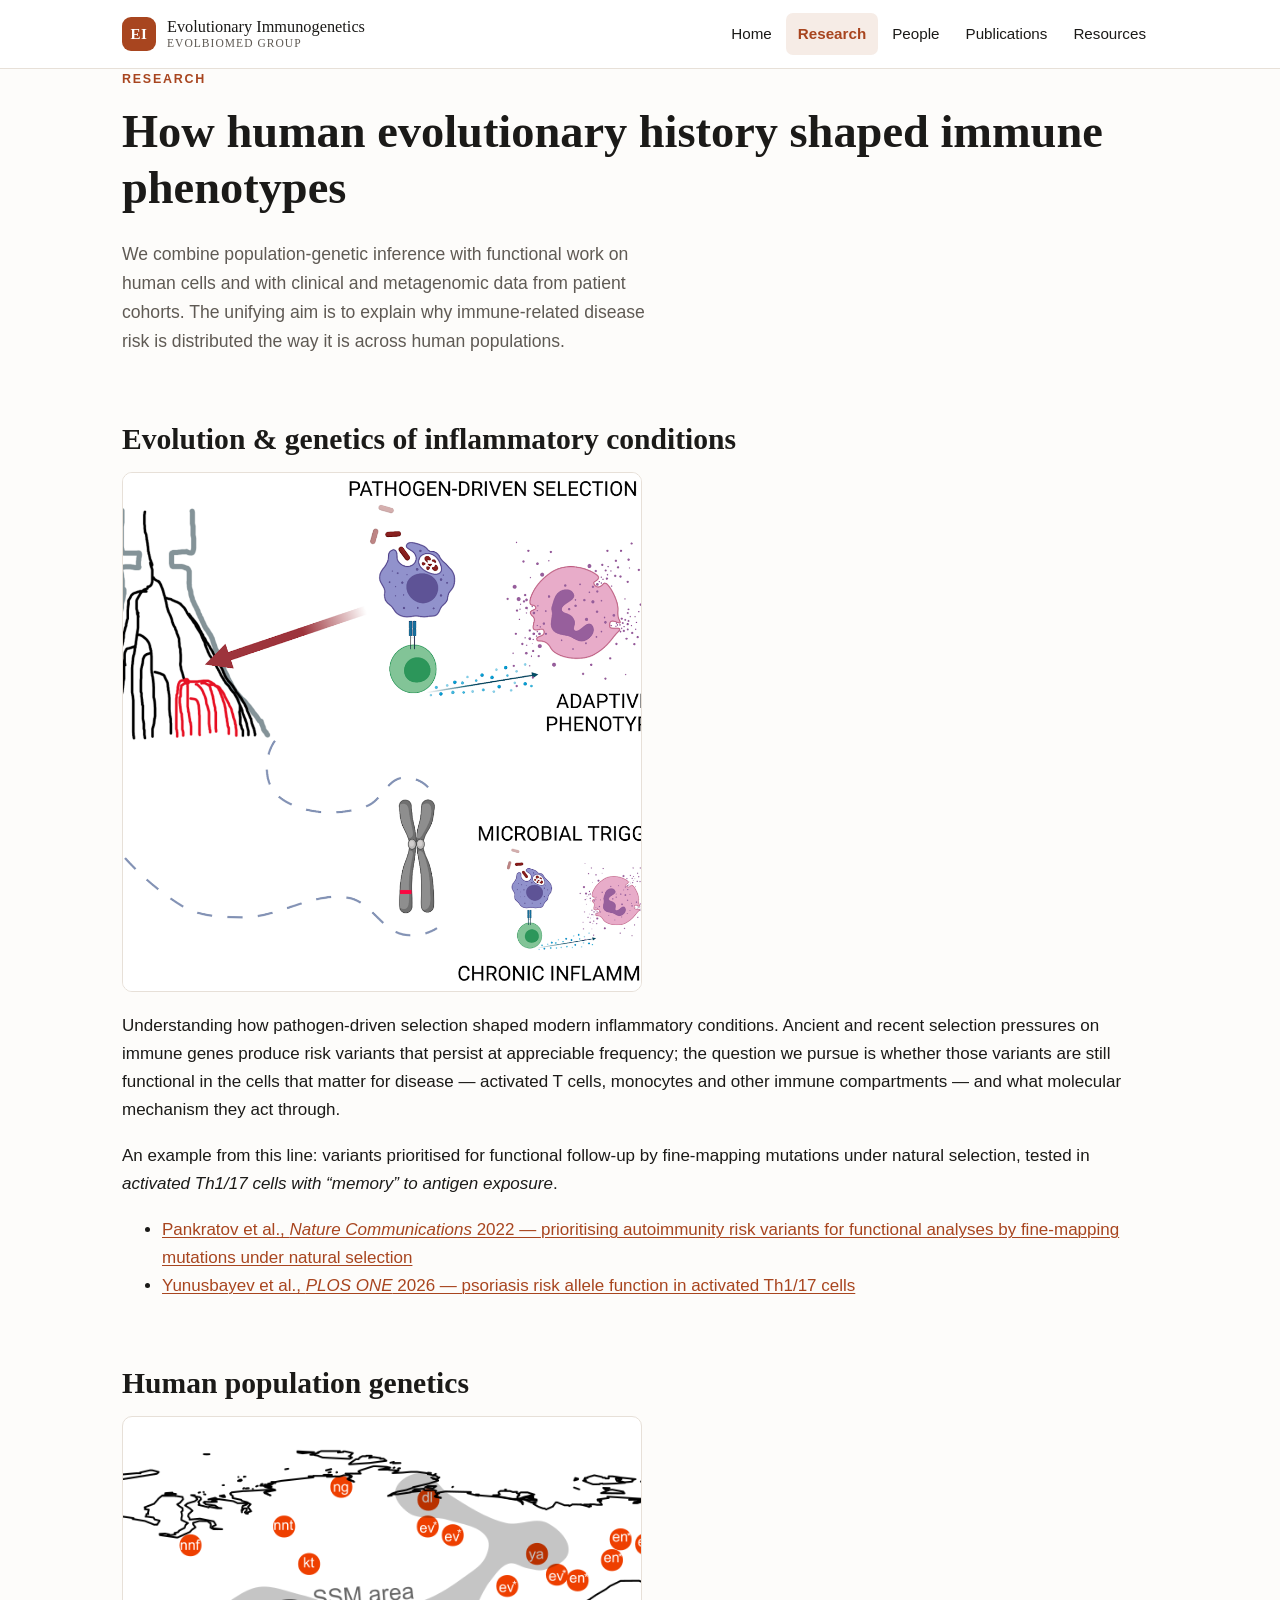
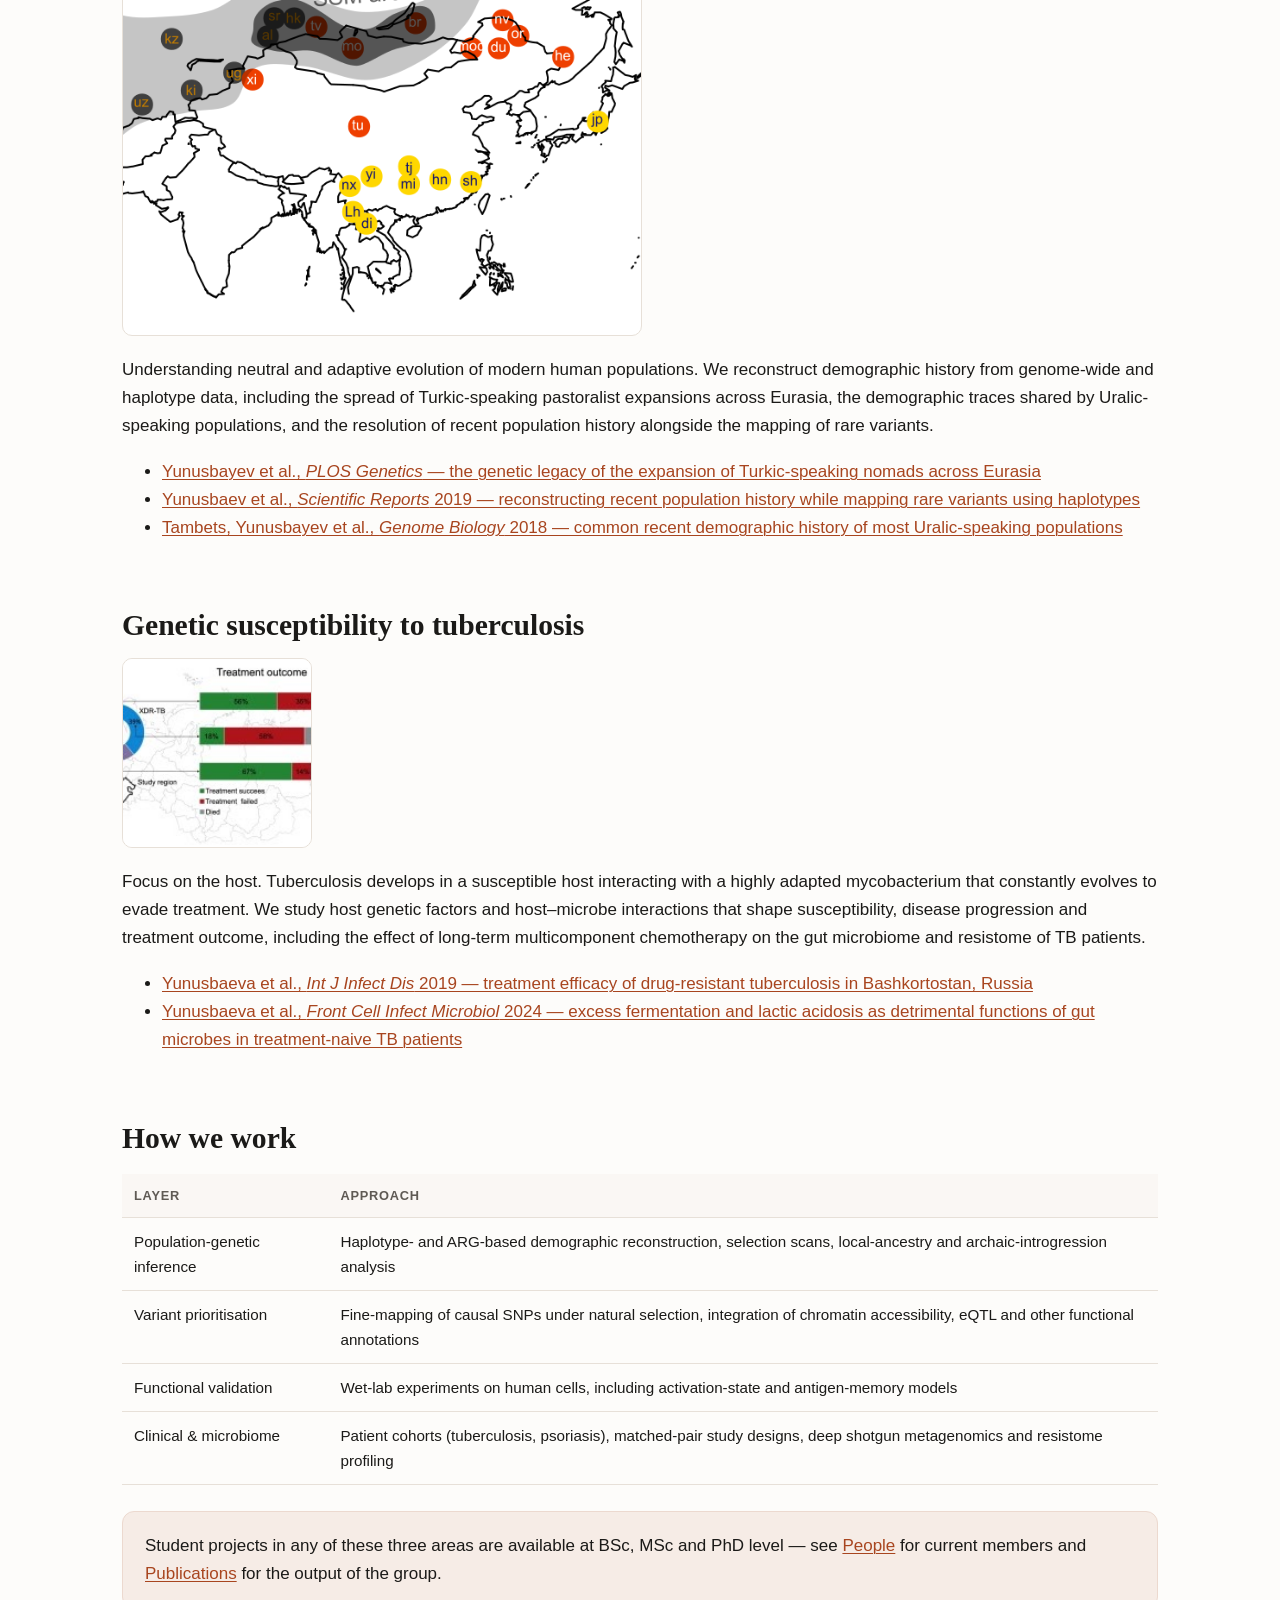
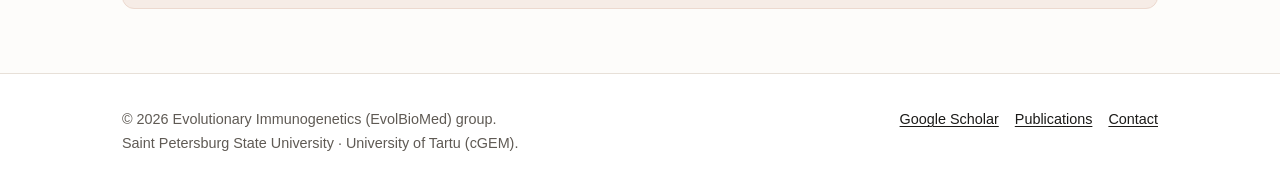
<file: research.html>
<!DOCTYPE html>
<html lang="en">
<head>
<meta charset="utf-8">
<meta name="viewport" content="width=device-width, initial-scale=1">
<title>Research — evolutionary immunogenetics | EvolBioMed</title>
<meta name="description" content="How pathogen-driven selection shaped inflammatory and autoimmune conditions; human population genetics; and host genetic susceptibility to tuberculosis.">
<link rel="canonical" href="https://evobiomed.org/research.html">
<meta name="robots" content="index,follow,max-image-preview:large">
<meta property="og:type" content="article">
<meta property="og:title" content="Research — EvolBioMed group">
<meta property="og:description" content="Evolution and genetics of inflammatory conditions, human population genetics, and genetic susceptibility to tuberculosis.">
<meta property="og:url" content="https://evobiomed.org/research.html">
<meta property="og:image" content="https://evobiomed.org/assets/img/og.jpg">
<link rel="icon" href="assets/favicon.svg" type="image/svg+xml">
<link rel="stylesheet" href="assets/style.css">
<script type="application/ld+json">
{
  "@context":"https://schema.org",
  "@type":"CollectionPage",
  "name":"Research — EvolBioMed group",
  "url":"https://evobiomed.org/research.html",
  "about":["evolutionary immunogenetics","human population genetics","tuberculosis susceptibility","autoimmune disease genetics"],
  "isPartOf":{"@type":"ResearchOrganization","name":"Evolutionary Immunogenetics — EvolBioMed group","url":"https://evobiomed.org/"}
}
</script>
</head>
<body>
<a class="skip" href="#main">Skip to main content</a>

<header class="site-head">
  <div class="wrap">
    <a class="brand" href="index.html">
      <span class="brand-mark" aria-hidden="true">EI</span>
      <span class="brand-name">Evolutionary Immunogenetics<small>EvolBioMed group</small></span>
    </a>
    <nav class="main" aria-label="Main">
      <ul>
        <li><a href="index.html">Home</a></li>
        <li><a href="research.html" aria-current="page">Research</a></li>
        <li><a href="people.html">People</a></li>
        <li><a href="publications.html">Publications</a></li>
        <li><a href="resources.html">Resources</a></li>
      </ul>
    </nav>
  </div>
</header>

<main id="main">
  <div class="wrap">
    <p class="eyebrow">Research</p>
    <h1>How human evolutionary history shaped immune phenotypes</h1>
    <p class="lede">We combine population-genetic inference with functional work on human cells and with clinical and metagenomic data from patient cohorts. The unifying aim is to explain why immune-related disease risk is distributed the way it is across human populations.</p>

    <h2 id="inflammatory">Evolution &amp; genetics of inflammatory conditions</h2>
    <figure class="research-fig"><img src="assets/img/research-inflammatory.png" width="1000" height="1000" alt="Illustration of evolution and genetics of inflammatory and autoimmune conditions — fine-mapping risk variants and functional follow-up"></figure>
    <p>Understanding how pathogen-driven selection shaped modern inflammatory conditions. Ancient and recent selection pressures on immune genes produce risk variants that persist at appreciable frequency; the question we pursue is whether those variants are still functional in the cells that matter for disease — activated T cells, monocytes and other immune compartments — and what molecular mechanism they act through.</p>
    <p>An example from this line: variants prioritised for functional follow-up by fine-mapping mutations under natural selection, tested in <em>activated Th1/17 cells with “memory” to antigen exposure</em>.</p>
    <ul>
      <li><a href="https://www.nature.com/articles/s41467-022-34461-9">Pankratov et al., <em>Nature Communications</em> 2022 — prioritising autoimmunity risk variants for functional analyses by fine-mapping mutations under natural selection</a></li>
      <li><a href="https://doi.org/10.1371/journal.pone.0344675">Yunusbayev et al., <em>PLOS ONE</em> 2026 — psoriasis risk allele function in activated Th1/17 cells</a></li>
    </ul>

    <h2 id="popgen">Human population genetics</h2>
    <figure class="research-fig"><img src="assets/img/research-popgen.png" width="600" height="600" alt="Illustration of human population genetics — demographic history and natural selection in modern human populations"></figure>
    <p>Understanding neutral and adaptive evolution of modern human populations. We reconstruct demographic history from genome-wide and haplotype data, including the spread of Turkic-speaking pastoralist expansions across Eurasia, the demographic traces shared by Uralic-speaking populations, and the resolution of recent population history alongside the mapping of rare variants.</p>
    <ul>
      <li><a href="https://journals.plos.org/plosgenetics/article?id=10.1371/journal.pgen.1005068">Yunusbayev et al., <em>PLOS Genetics</em> — the genetic legacy of the expansion of Turkic-speaking nomads across Eurasia</a></li>
      <li><a href="https://doi.org/10.1038/s41598-019-42385-6">Yunusbaev et al., <em>Scientific Reports</em> 2019 — reconstructing recent population history while mapping rare variants using haplotypes</a></li>
      <li><a href="https://doi.org/10.1186/s13059-018-1522-1">Tambets, Yunusbayev et al., <em>Genome Biology</em> 2018 — common recent demographic history of most Uralic-speaking populations</a></li>
    </ul>

    <h2 id="tb">Genetic susceptibility to tuberculosis</h2>
    <figure class="research-fig tb"><img src="assets/img/research-tb.png" width="170" height="170" alt="Illustration of genetic susceptibility to tuberculosis and the gut microbiome"></figure>
    <p>Focus on the host. Tuberculosis develops in a susceptible host interacting with a highly adapted mycobacterium that constantly evolves to evade treatment. We study host genetic factors and host–microbe interactions that shape susceptibility, disease progression and treatment outcome, including the effect of long-term multicomponent chemotherapy on the gut microbiome and resistome of TB patients.</p>
    <ul>
      <li><a href="https://doi.org/10.1016/j.ijid.2019.02.010">Yunusbaeva et al., <em>Int J Infect Dis</em> 2019 — treatment efficacy of drug-resistant tuberculosis in Bashkortostan, Russia</a></li>
      <li><a href="https://doi.org/10.3389/fcimb.2024.133152">Yunusbaeva et al., <em>Front Cell Infect Microbiol</em> 2024 — excess fermentation and lactic acidosis as detrimental functions of gut microbes in treatment-naive TB patients</a></li>
    </ul>

    <h2>How we work</h2>
    <table class="data">
      <caption class="visually-hidden">Methods used across the three research lines</caption>
      <thead><tr><th scope="col">Layer</th><th scope="col">Approach</th></tr></thead>
      <tbody>
        <tr><td>Population-genetic inference</td><td>Haplotype- and ARG-based demographic reconstruction, selection scans, local-ancestry and archaic-introgression analysis</td></tr>
        <tr><td>Variant prioritisation</td><td>Fine-mapping of causal SNPs under natural selection, integration of chromatin accessibility, eQTL and other functional annotations</td></tr>
        <tr><td>Functional validation</td><td>Wet-lab experiments on human cells, including activation-state and antigen-memory models</td></tr>
        <tr><td>Clinical &amp; microbiome</td><td>Patient cohorts (tuberculosis, psoriasis), matched-pair study designs, deep shotgun metagenomics and resistome profiling</td></tr>
      </tbody>
    </table>

    <div class="callout">
      <p>Student projects in any of these three areas are available at BSc, MSc and PhD level — see <a href="people.html">People</a> for current members and <a href="publications.html">Publications</a> for the output of the group.</p>
    </div>
  </div>
</main>

<footer class="site-foot">
  <div class="wrap">
    <p>© 2026 Evolutionary Immunogenetics (EvolBioMed) group.<br>Saint Petersburg State University · University of Tartu (cGEM).</p>
    <div class="foot-links">
      <a href="https://scholar.google.com/citations?user=bPSczQ8AAAAJ">Google Scholar</a>
      <a href="publications.html">Publications</a>
      <a href="mailto:yunusbb@gmail.com">Contact</a>
    </div>
  </div>
</footer>
</body>
</html>
</file>
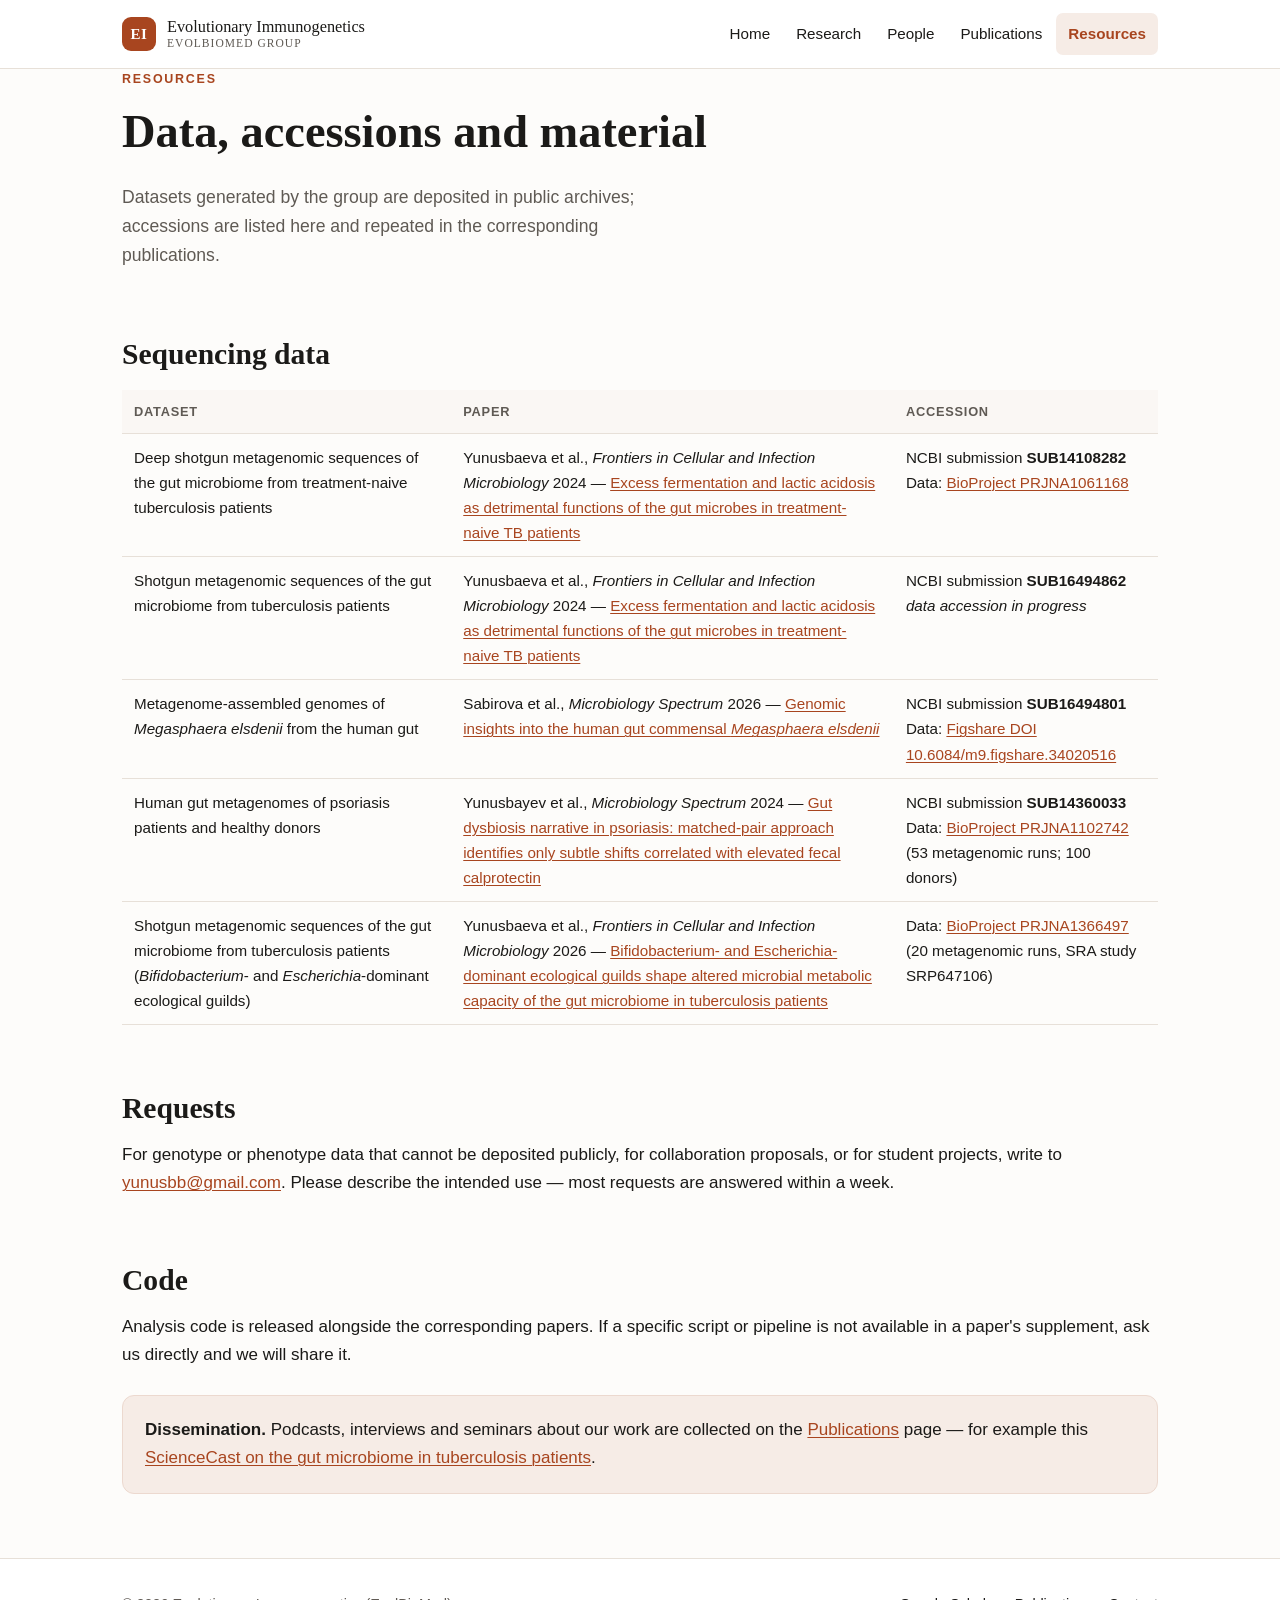
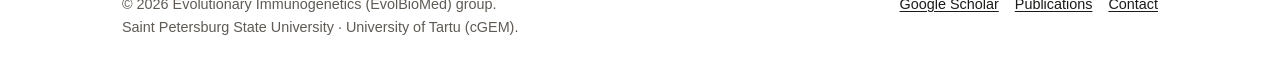
<file: resources.html>
<!DOCTYPE html>
<html lang="en">
<head>
<meta charset="utf-8">
<meta name="viewport" content="width=device-width, initial-scale=1">
<title>Resources &amp; data availability — EvolBioMed group</title>
<meta name="description" content="Data availability: tuberculosis gut microbiome sequencing under NCBI BioProject PRJNA1061168, plus contacts for data requests and collaboration.">
<link rel="canonical" href="https://evobiomed.org/resources.html">
<meta name="robots" content="index,follow,max-image-preview:large">
<meta property="og:type" content="article">
<meta property="og:title" content="Resources &amp; data availability — EvolBioMed group">
<meta property="og:description" content="Datasets, accessions and contact information for data requests.">
<meta property="og:url" content="https://evobiomed.org/resources.html">
<meta property="og:image" content="https://evobiomed.org/assets/img/og.jpg">
<link rel="icon" href="assets/favicon.svg" type="image/svg+xml">
<link rel="stylesheet" href="assets/style.css">
</head>
<body>
<a class="skip" href="#main">Skip to main content</a>

<header class="site-head">
  <div class="wrap">
    <a class="brand" href="index.html">
      <span class="brand-mark" aria-hidden="true">EI</span>
      <span class="brand-name">Evolutionary Immunogenetics<small>EvolBioMed group</small></span>
    </a>
    <nav class="main" aria-label="Main">
      <ul>
        <li><a href="index.html">Home</a></li>
        <li><a href="research.html">Research</a></li>
        <li><a href="people.html">People</a></li>
        <li><a href="publications.html">Publications</a></li>
        <li><a href="resources.html" aria-current="page">Resources</a></li>
      </ul>
    </nav>
  </div>
</header>

<main id="main">
  <div class="wrap">
    <p class="eyebrow">Resources</p>
    <h1>Data, accessions and material</h1>
    <p class="lede">Datasets generated by the group are deposited in public archives; accessions are listed here and repeated in the corresponding publications.</p>

    <h2>Sequencing data</h2>
    <table class="data">
      <thead>
        <tr><th scope="col">Dataset</th><th scope="col">Paper</th><th scope="col">Accession</th></tr>
      </thead>
      <tbody>
        <tr>
          <td>Deep shotgun metagenomic sequences of the gut microbiome from treatment-naive tuberculosis patients</td>
          <td>Yunusbaeva et al., <em>Frontiers in Cellular and Infection Microbiology</em> 2024 — <a href="https://doi.org/10.3389/fcimb.2024.133152">Excess fermentation and lactic acidosis as detrimental functions of the gut microbes in treatment-naive TB patients</a></td>
          <td>NCBI submission <strong>SUB14108282</strong><br>Data: <a href="https://dataview.ncbi.nlm.nih.gov/object/PRJNA1061168">BioProject PRJNA1061168</a></td>
        </tr>
        <tr>
          <td>Shotgun metagenomic sequences of the gut microbiome from tuberculosis patients</td>
          <td>Yunusbaeva et al., <em>Frontiers in Cellular and Infection Microbiology</em> 2024 — <a href="https://doi.org/10.3389/fcimb.2024.133152">Excess fermentation and lactic acidosis as detrimental functions of the gut microbes in treatment-naive TB patients</a></td>
          <td>NCBI submission <strong>SUB16494862</strong><br><em>data accession in progress</em></td>
        </tr>
        <tr>
          <td>Metagenome-assembled genomes of <em>Megasphaera elsdenii</em> from the human gut</td>
          <td>Sabirova et al., <em>Microbiology Spectrum</em> 2026 — <a href="https://doi.org/10.1128/spectrum.01637-26">Genomic insights into the human gut commensal <em>Megasphaera elsdenii</em></a></td>
          <td>NCBI submission <strong>SUB16494801</strong><br>Data: <a href="https://doi.org/10.6084/m9.figshare.34020516">Figshare DOI 10.6084/m9.figshare.34020516</a></td>
        </tr>
        <tr>
          <td>Human gut metagenomes of psoriasis patients and healthy donors</td>
          <td>Yunusbayev et al., <em>Microbiology Spectrum</em> 2024 — <a href="https://doi.org/10.1128/spectrum.01382-24">Gut dysbiosis narrative in psoriasis: matched-pair approach identifies only subtle shifts correlated with elevated fecal calprotectin</a></td>
          <td>NCBI submission <strong>SUB14360033</strong><br>Data: <a href="https://dataview.ncbi.nlm.nih.gov/object/PRJNA1102742">BioProject PRJNA1102742</a><br>(53 metagenomic runs; 100 donors)</td>
        </tr>
        <tr>
          <td>Shotgun metagenomic sequences of the gut microbiome from tuberculosis patients (<em>Bifidobacterium</em>- and <em>Escherichia</em>-dominant ecological guilds)</td>
          <td>Yunusbaeva et al., <em>Frontiers in Cellular and Infection Microbiology</em> 2026 — <a href="https://doi.org/10.3389/fcimb.2026.1751447">Bifidobacterium- and Escherichia-dominant ecological guilds shape altered microbial metabolic capacity of the gut microbiome in tuberculosis patients</a></td>
          <td>Data: <a href="https://dataview.ncbi.nlm.nih.gov/object/PRJNA1366497">BioProject PRJNA1366497</a><br>(20 metagenomic runs, SRA study SRP647106)</td>
        </tr>
      </tbody>
    </table>

    <h2>Requests</h2>
    <p>For genotype or phenotype data that cannot be deposited publicly, for collaboration proposals, or for student projects, write to <a href="mailto:yunusbb@gmail.com">yunusbb@gmail.com</a>. Please describe the intended use — most requests are answered within a week.</p>

    <h2>Code</h2>
    <p>Analysis code is released alongside the corresponding papers. If a specific script or pipeline is not available in a paper's supplement, ask us directly and we will share it.</p>

    <div class="callout">
      <p><strong>Dissemination.</strong> Podcasts, interviews and seminars about our work are collected on the <a href="publications.html#dissemination">Publications</a> page — for example this <a href="https://sciencecast.org/casts/2uwyo5bdgism">ScienceCast on the gut microbiome in tuberculosis patients</a>.</p>
    </div>
  </div>
</main>

<footer class="site-foot">
  <div class="wrap">
    <p>© 2026 Evolutionary Immunogenetics (EvolBioMed) group.<br>Saint Petersburg State University · University of Tartu (cGEM).</p>
    <div class="foot-links">
      <a href="https://scholar.google.com/citations?user=bPSczQ8AAAAJ">Google Scholar</a>
      <a href="publications.html">Publications</a>
      <a href="mailto:yunusbb@gmail.com">Contact</a>
    </div>
  </div>
</footer>
</body>
</html>
</file>
<file: assets/style.css>
/* Evolutionary Immunogenetics — group site styles */
:root{
  --ink:#1b1a18; --muted:#5f5a54; --accent:#a8451f; --accent-soft:#f6ece6;
  --bg:#fdfcfa; --card:#ffffff; --line:#e7e0d8; --max:1080px;
}
*{box-sizing:border-box}
html{-webkit-text-size-adjust:100%}
body{
  margin:0; background:var(--bg); color:var(--ink);
  font:17px/1.65 -apple-system,BlinkMacSystemFont,"Segoe UI",Roboto,Helvetica,Arial,sans-serif;
}
img{max-width:100%; height:auto; display:block}
a{color:var(--accent); text-decoration-thickness:1px; text-underline-offset:2px}
a:hover{text-decoration-thickness:2px}
h1,h2,h3,h4{font-family:Georgia,"Times New Roman",serif; line-height:1.22; margin:0 0 .5em}
h1{font-size:clamp(2rem,4.6vw,2.9rem)}
h2{font-size:clamp(1.4rem,2.6vw,1.85rem); margin-top:2.2em}
h3{font-size:1.18rem; margin-bottom:.35em}
p{margin:0 0 1.05em}
.wrap{max-width:var(--max); margin:0 auto; padding:0 22px}
.skip{position:absolute; left:-9999px; top:0; background:var(--ink); color:#fff; padding:10px 16px; z-index:99}
.skip:focus{left:12px; top:12px}

.visually-hidden{position:absolute; width:1px; height:1px; margin:-1px; padding:0;
  overflow:hidden; clip:rect(0 0 0 0); white-space:nowrap; border:0}

/* header */
.site-head{background:var(--card); border-bottom:1px solid var(--line); position:sticky; top:0; z-index:20}
.site-head .wrap{display:flex; flex-wrap:wrap; align-items:center; gap:14px; min-height:68px; padding-block:10px}
.brand{display:flex; align-items:center; gap:11px; text-decoration:none; color:var(--ink)}
.brand-mark{width:34px; height:34px; border-radius:9px; background:var(--accent); color:#fff;
  display:grid; place-items:center; font:600 15px/1 Georgia,serif; letter-spacing:.5px}
.brand-name{font-family:Georgia,serif; font-size:1.02rem; line-height:1.15}
.brand-name small{display:block; font-family:inherit; font-size:.72rem; letter-spacing:.09em;
  text-transform:uppercase; color:var(--muted); font-weight:400}
nav.main{margin-left:auto}
nav.main ul{display:flex; flex-wrap:wrap; gap:2px; list-style:none; margin:0; padding:0}
nav.main a{display:block; padding:8px 12px; border-radius:7px; color:var(--ink); text-decoration:none; font-size:.95rem}
nav.main a:hover{background:var(--accent-soft); color:var(--accent)}
nav.main a[aria-current="page"]{background:var(--accent-soft); color:var(--accent); font-weight:600}

/* hero */
.hero{border-bottom:1px solid var(--line); background:linear-gradient(180deg,#fff 0%,var(--bg) 100%)}
.hero .wrap{display:grid; grid-template-columns:1.15fr .85fr; gap:40px; align-items:center; padding-block:56px}
.hero h1{margin-bottom:.45em}
.eyebrow{font-size:.78rem; letter-spacing:.14em; text-transform:uppercase; color:var(--accent);
  font-weight:700; margin-bottom:14px}
.lede{font-size:1.1rem; color:var(--muted); max-width:56ch}
.hero-figure{margin:0}
.hero-figure img{border-radius:12px; border:1px solid var(--line); box-shadow:0 12px 30px rgba(27,26,24,.09)}
.hero-figure figcaption{font-size:.8rem; color:var(--muted); margin-top:9px; line-height:1.45}

/* sections, cards */
section{padding-block:8px}
.cards{display:grid; grid-template-columns:repeat(auto-fit,minmax(260px,1fr)); gap:18px; margin:26px 0 8px}
.card{background:var(--card); border:1px solid var(--line); border-radius:12px; padding:22px}
.card h3{margin-top:0}
.card p{color:var(--muted); margin-bottom:.8em}
.card .more{font-size:.9rem; font-weight:600}
.pill{display:inline-block; background:var(--accent-soft); color:var(--accent); font-size:.78rem;
  font-weight:600; letter-spacing:.03em; padding:3px 10px; border-radius:999px; margin-bottom:12px}

/* news */
.news{list-style:none; margin:18px 0 0; padding:0; border-top:1px solid var(--line)}
.news li{display:grid; grid-template-columns:132px 1fr; gap:18px; padding:16px 0; border-bottom:1px solid var(--line)}
.news time{color:var(--muted); font-size:.86rem; font-variant-numeric:tabular-nums; padding-top:2px}
.news strong{display:block; margin-bottom:2px}

/* people */
.person{display:grid; grid-template-columns:180px 1fr; gap:26px; padding:26px 0; border-bottom:1px solid var(--line)}
.person:first-of-type{border-top:1px solid var(--line); margin-top:22px}
.person img{border-radius:10px; border:1px solid var(--line); width:180px; height:180px; object-fit:cover}
.person .role{font-size:.78rem; letter-spacing:.1em; text-transform:uppercase; color:var(--accent); font-weight:700; margin-bottom:6px}
.person h3{margin-bottom:.4em; font-size:1.3rem}
.person p{color:var(--muted)}
.alumni{display:grid; grid-template-columns:repeat(auto-fit,minmax(250px,1fr)); gap:20px; margin-top:22px}
.alum{background:var(--card); border:1px solid var(--line); border-radius:12px; padding:20px; display:grid;
  grid-template-columns:64px 1fr; gap:14px; align-items:start}
.alum img{width:64px; height:64px; border-radius:8px; object-fit:cover; border:1px solid var(--line)}
.alum h4{margin:0 0 3px; font-size:1.02rem}
.alum p{font-size:.9rem; color:var(--muted); margin:0}
.alum p.role{color:var(--accent); font-size:.72rem; font-weight:700; letter-spacing:.09em;
  text-transform:uppercase; margin-bottom:6px}
.research-fig{margin:0 0 20px; max-width:520px}
.research-fig img{width:100%; border:1px solid var(--line); border-radius:10px; background:#fff}
.research-fig.tb{max-width:190px}

/* publications */
.filters{display:flex; flex-wrap:wrap; gap:8px; margin:22px 0 6px}
.filters a{font-size:.85rem; padding:6px 12px; border:1px solid var(--line); border-radius:999px;
  text-decoration:none; background:var(--card); color:var(--ink)}
.filters a:hover{border-color:var(--accent); color:var(--accent)}
.pubs{list-style:none; margin:16px 0 0; padding:0}
.pub{padding:18px 0; border-bottom:1px solid var(--line)}
.pub .authors{color:var(--muted); font-size:.94rem}
.pub .title{display:block; margin:4px 0 4px; font-weight:600; color:var(--ink)}
.pub .venue{font-size:.94rem; color:var(--ink)}
.pub .doi{font-size:.86rem; word-break:break-word}
.pub .year{float:right; font-family:Georgia,serif; color:var(--accent); font-size:.95rem; margin-left:14px}

/* misc blocks */
.callout{background:var(--accent-soft); border:1px solid #ecd9cf; border-radius:12px; padding:20px 22px; margin:26px 0}
.callout p:last-child{margin-bottom:0}
table.data{width:100%; border-collapse:collapse; margin:18px 0; font-size:.95rem}
table.data th,table.data td{text-align:left; padding:11px 12px; border-bottom:1px solid var(--line); vertical-align:top}
table.data th{background:#faf7f4; font-size:.8rem; letter-spacing:.06em; text-transform:uppercase; color:var(--muted)}

footer.site-foot{border-top:1px solid var(--line); background:var(--card); margin-top:64px; padding-block:34px}
footer.site-foot .wrap{display:flex; flex-wrap:wrap; gap:20px; justify-content:space-between; align-items:flex-start}
footer.site-foot p{margin:0; font-size:.9rem; color:var(--muted)}
footer.site-foot a{color:var(--ink)}
.foot-links{display:flex; gap:16px; flex-wrap:wrap; font-size:.9rem}

@media (max-width:820px){
  .hero .wrap{grid-template-columns:1fr; padding-block:36px}
  .person{grid-template-columns:1fr; gap:14px}
  .person img{width:130px; height:130px}
  .news li{grid-template-columns:1fr; gap:4px}
}
</file>
